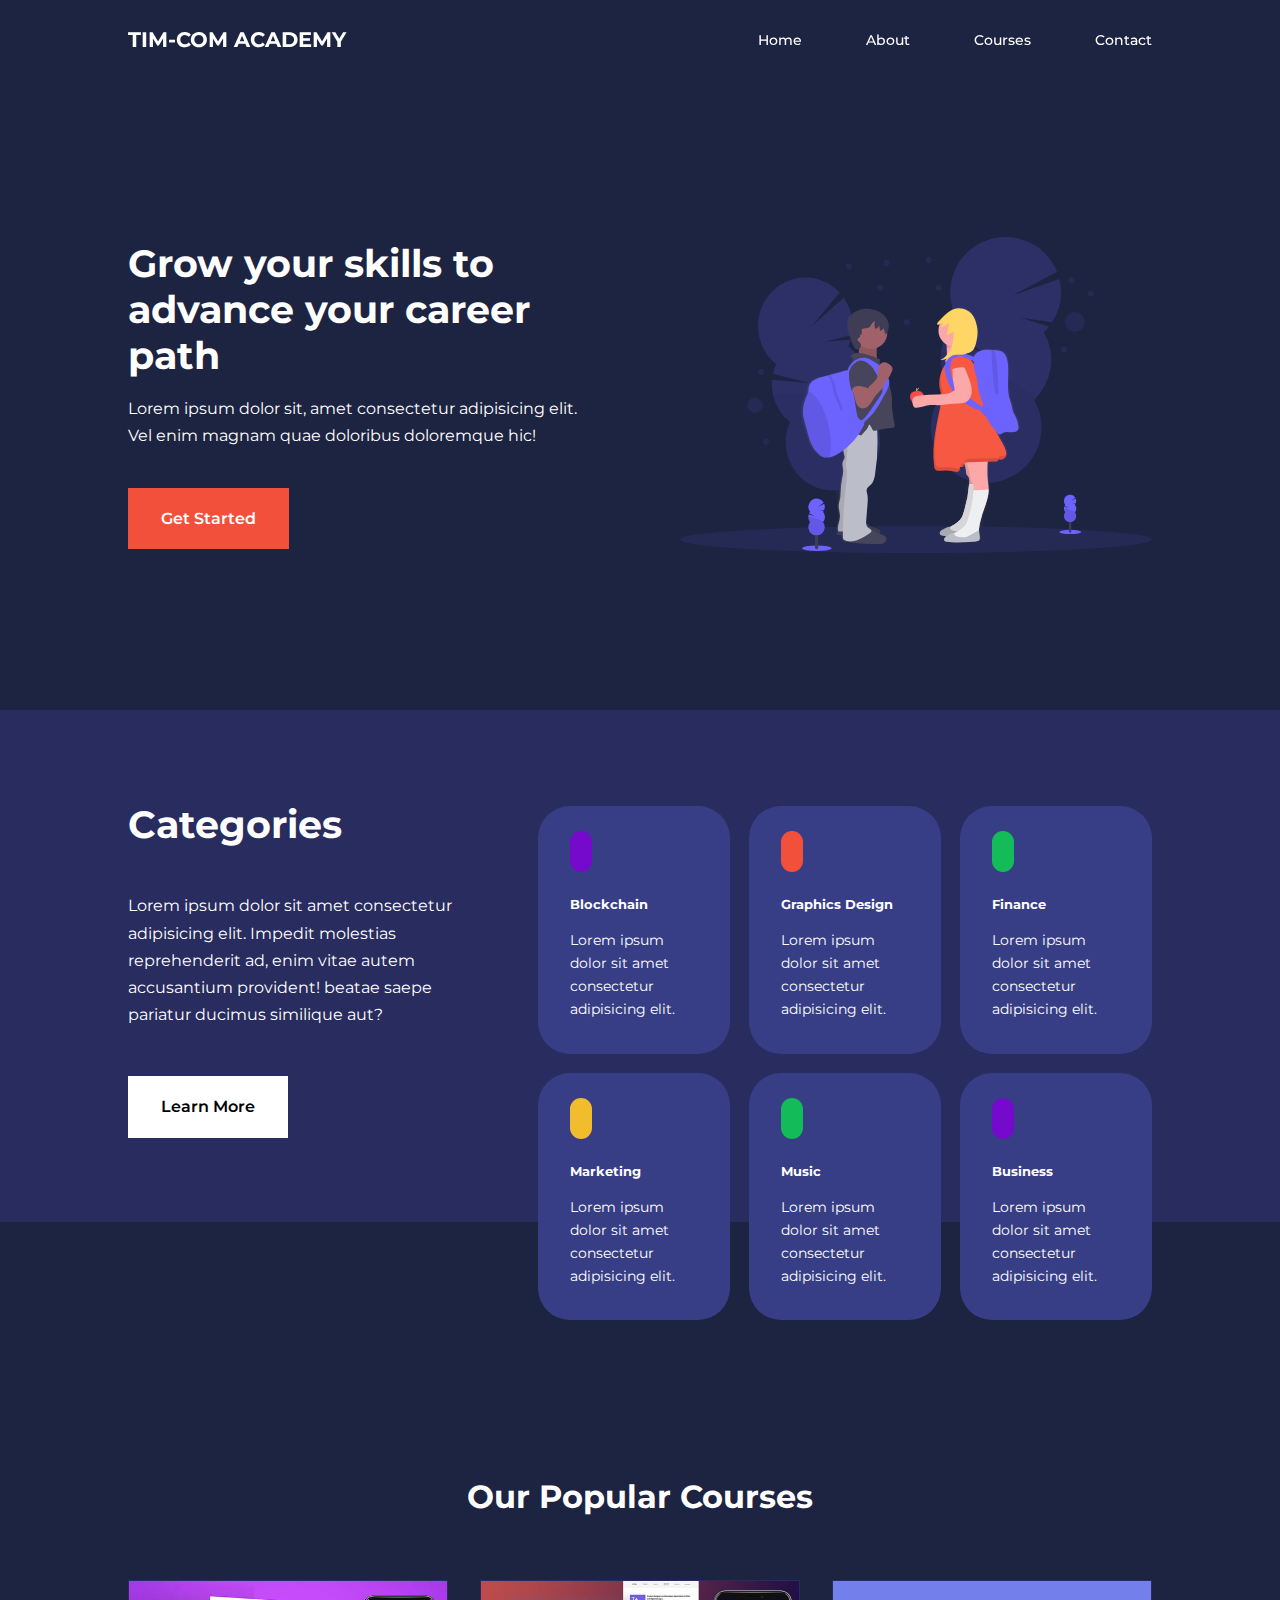
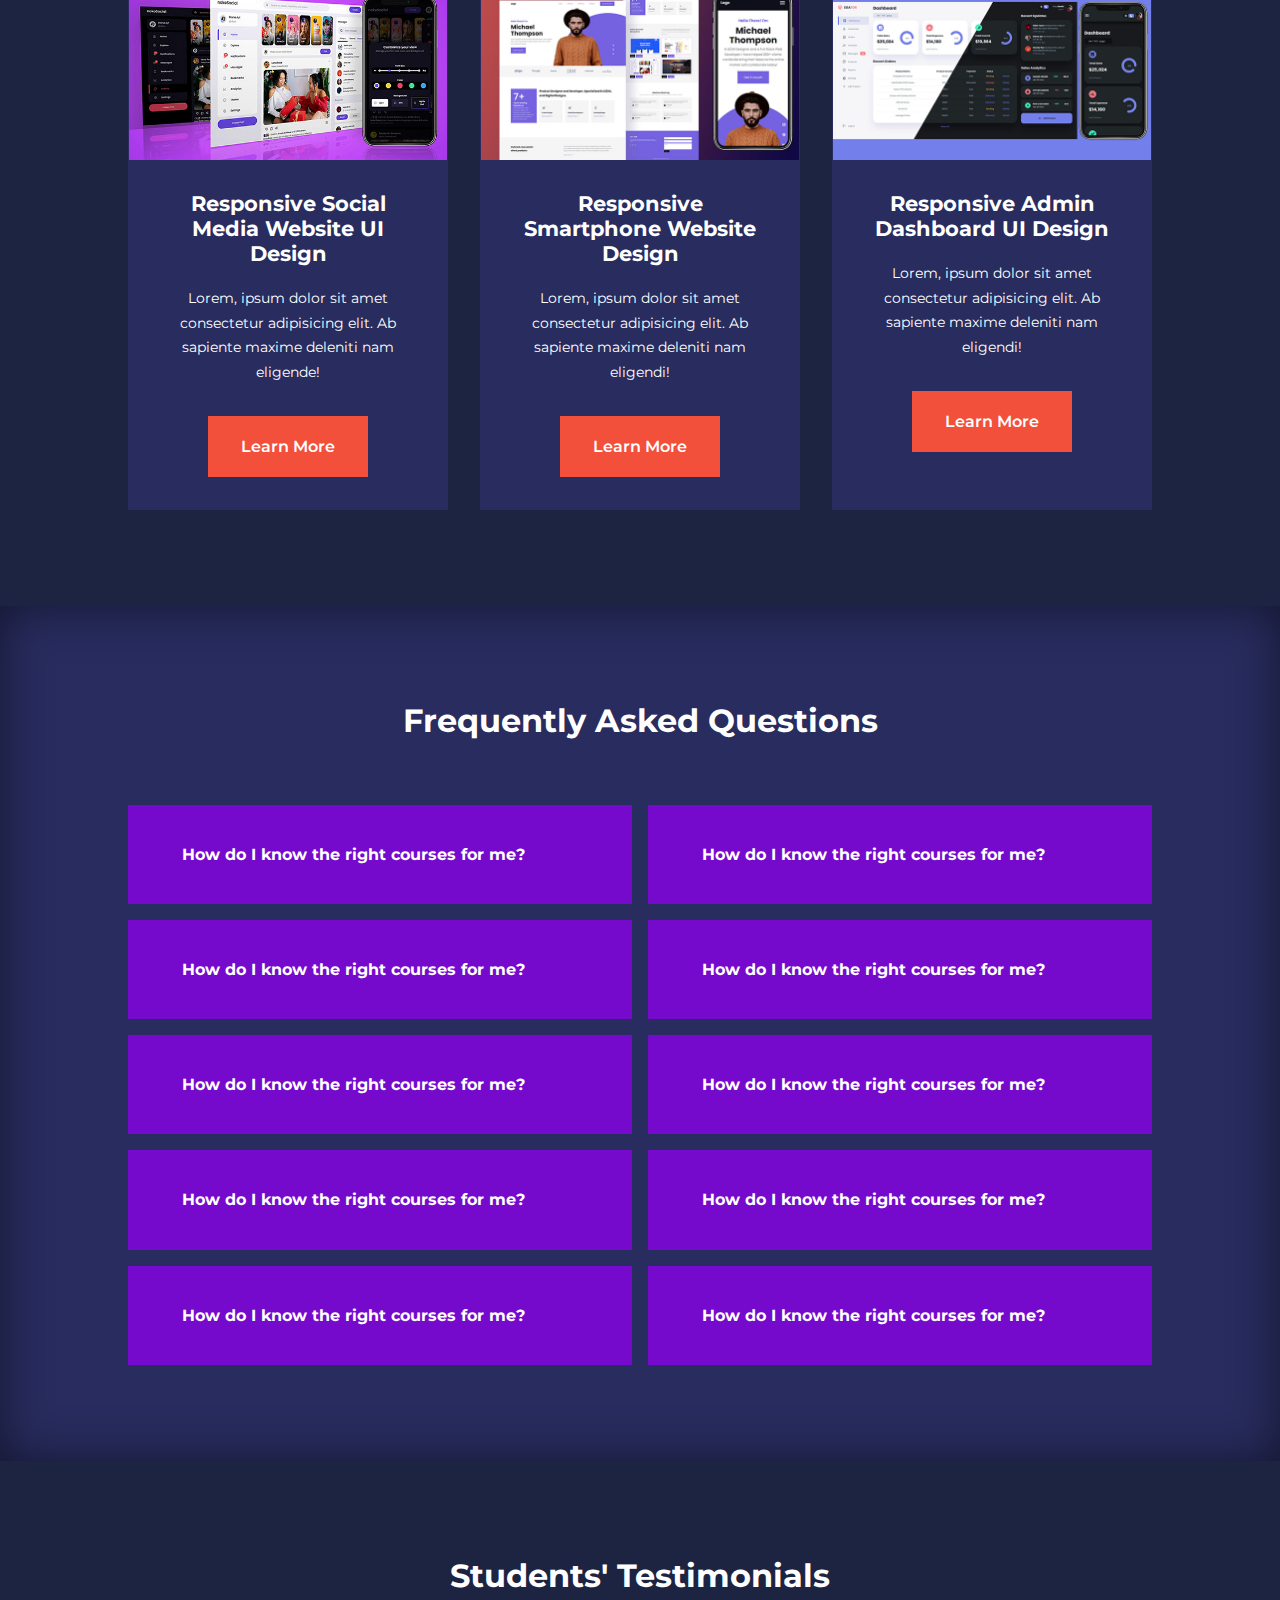
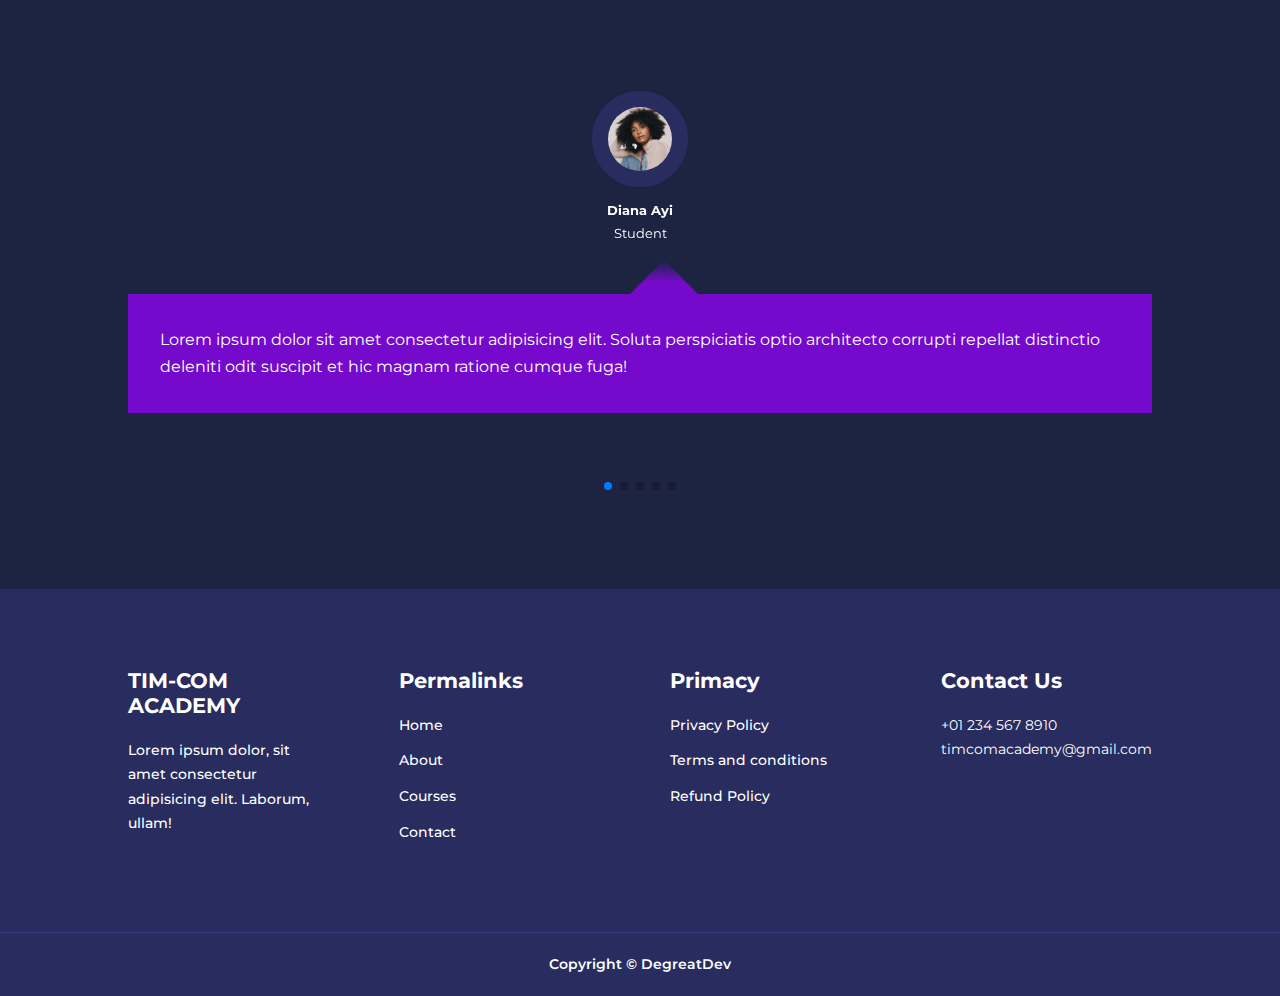
<file: index.html>
<!DOCTYPE html>
<html lang="en">
<head>
    <meta charset="UTF-8">
    <meta http-equiv="X-UA-Compatible" content="IE=edge">
    <meta name="viewport" content="width=device-width, initial-scale=1.0">
    <title>Tim-Com Academy</title>

    <!-- ICONSCOUT CDN -->
    <link rel="stylesheet" href="https://unicons.iconscout.com/release/v4.0.0/css/line.css">

    <!-- GOOGLE FONTS (MONTSERRAT) -->
    <link rel="preconnect" href="https://fonts.googleapis.com">
    <link rel="preconnect" href="https://fonts.gstatic.com" crossorigin>
    <link href="https://fonts.googleapis.com/css2?family=Montserrat:wght@300;400;500;600;700;900&display=swap" rel="stylesheet">


    <!-- SWIPE JS CDN -->
    <link
    rel="stylesheet"
    href="https://cdn.jsdelivr.net/npm/swiper@8/swiper-bundle.min.css"/>


    <link rel="stylesheet" href="./assets/css/style.css">

</head>
<body>

    <nav>
        <div class="container nav__container">
            <a href="./index.html"><h4>TIM-COM ACADEMY</h4></a>
            <ul class="nav__menu">
                <li><a href="./index.html">Home</a></li>
                <li><a href="./about.html">About</a></li>
                <li><a href="./courses.html">Courses</a></li>
                <li><a href="./contact.html">Contact</a></li>

            </ul>
            <button id="open-menu-btn"><i class="uil uil-bars"></i></button>
            <button id="close-menu-btn"><i class="uil uil-multiply"></i></button>
        </div>
    </nav>

        <!-- *********** END OF NAVBAR ************ -->

    <header>
        <div class="container header__container">
            <div class="header__left">
                <h1>Grow your skills to advance your career path</h1>
                <p>
                    Lorem ipsum dolor sit, amet consectetur adipisicing elit. Vel enim magnam quae doloribus doloremque hic!
                </p>
                <a href="./courses.html" class="btn btn-primary">Get Started</a>
        
            </div>

            <div class="header__right">
                <div class="header__right-image">
                    <img src="./assets/images/header.svg">
                </div>
            </div>
        </div>
    </header>

    <!-- ******* END OF HEADER******* -->
    



    <section class="categories">
        <div class="container categories__container">
            <div class="categories__left">
                <h1>Categories</h1>
                <p>
                    Lorem ipsum dolor sit amet consectetur adipisicing elit. Impedit molestias reprehenderit ad, 
                    enim vitae autem accusantium provident! beatae saepe pariatur ducimus similique aut?
                </p>
                <a href="#" class="btn">Learn More</a>

            </div>
                
            <div class="categories__right">
                <article class="category">
                    <span class="category__icon"><i class="uil uil-bitcoin-circle"></i></span>
                    <h5>Blockchain</h5>
                    <p>Lorem ipsum dolor sit amet consectetur adipisicing elit.</p>
                </article>

                <article class="category">
                    <span class="category__icon"><i class="uil uil-palette"></i></span>
                    <h5>Graphics Design</h5>
                    <p>Lorem ipsum dolor sit amet consectetur adipisicing elit.</p>
                </article>

                <article class="category">
                    <span class="category__icon"><i class="uil uil-usd-circle"></i></span>
                    <h5>Finance</h5>
                    <p>Lorem ipsum dolor sit amet consectetur adipisicing elit.</p>
                </article>

                <article class="category">
                    <span class="category__icon"><i class="uil uil-megaphone"></i></span>
                    <h5>Marketing</h5>
                    <p>Lorem ipsum dolor sit amet consectetur adipisicing elit.</p>
                </article>

                <article class="category">
                    <span class="category__icon"><i class="uil uil-music"></i></span>
                    <h5>Music</h5>
                    <p>Lorem ipsum dolor sit amet consectetur adipisicing elit.</p>
                </article>

                <article class="category">
                    <span class="category__icon"><i class="uil uil-puzzle-piece"></i></span>
                    <h5>Business</h5>
                    <p>Lorem ipsum dolor sit amet consectetur adipisicing elit.</p>
                </article>
            </div>
        </div>
    </section>

    <!-- *********** END OF CATEGORIES**************** -->


    <section class="courses">
        <h2>Our Popular Courses</h2>
        <div class="container courses__container">
            <article class="course">
                <div class="course__image">
                    <img src="./assets/images/course1.jpg">
                </div>

                <div class="course__info">
                    <h4>Responsive Social Media Website UI Design</h4>
                <p>
                    Lorem, ipsum dolor sit amet consectetur adipisicing elit. 
                    Ab sapiente maxime deleniti nam eligende!
                </p>
                <a href="./courses.html" class="btn btn-primary">Learn More</a>
                </div>
            </article>

            <article class="course">
                <div class="course__image">
                    <img src="./assets/images/course2.jpg">
                </div>

                <div class="course__info">
                    <h4>Responsive Smartphone Website Design</h4>
                <p>
                    Lorem, ipsum dolor sit amet consectetur adipisicing elit. 
                    Ab sapiente maxime deleniti nam eligendi!
                </p>
                <a href="./courses.html" class="btn btn-primary">Learn More</a>
                </div>
            </article>

            <article class="course">
                <div class="course__image">
                    <img src="./assets/images/course3.jpg">
                </div>

                <div class="course__info">
                    <h4>Responsive Admin Dashboard UI Design</h4>
                <p>
                    Lorem, ipsum dolor sit amet consectetur adipisicing elit. 
                    Ab sapiente maxime deleniti nam eligendi!
                </p>
                <a href="./courses.html" class="btn btn-primary">Learn More</a>
                </div>
            </article>

        </div>
    </section>

    <!-- *********** END OF COURSES**************** -->



    <section class="faqs">
        <h2>Frequently Asked Questions</h2>
        <div class="container faqs__container">
            <article class="faq">
                <div class="faq__icon"><i class="uil uil-plus"></i></div>
                <div class="question__answer">
                    <h4>How do I know the right courses for me?</h4>
                    <p>
                        Lorem ipsum dolor sit amet consectetur adipisicing elit. Magni non debitis alias vero! Animi quibusdam assumenda, asperiores magni, facilis cum expedita 
                        exercitationem excepturi placeat, maxime ipsam tempora totam perspiciatis possimus.
                    </p>
                </div>
            </article>

            <article class="faq">
                <div class="faq__icon"><i class="uil uil-plus"></i></div>
                <div class="question__answer">
                    <h4>How do I know the right courses for me?</h4>
                    <p>
                        Lorem ipsum dolor sit amet consectetur adipisicing elit. Magni non debitis alias vero! Animi quibusdam assumenda, asperiores magni, facilis cum expedita 
                        exercitationem excepturi placeat, maxime ipsam tempora totam perspiciatis possimus.
                    </p>
                </div>
            </article>

            <article class="faq">
                <div class="faq__icon"><i class="uil uil-plus"></i></div>
                <div class="question__answer">
                    <h4>How do I know the right courses for me?</h4>
                    <p>
                        Lorem ipsum dolor sit amet consectetur adipisicing elit. Magni non debitis alias vero! Animi quibusdam assumenda, asperiores magni, facilis cum expedita 
                        exercitationem excepturi placeat, maxime ipsam tempora totam perspiciatis possimus.
                    </p>
                </div>
            </article>

            <article class="faq">
                <div class="faq__icon"><i class="uil uil-plus"></i></div>
                <div class="question__answer">
                    <h4>How do I know the right courses for me?</h4>
                    <p>
                        Lorem ipsum dolor sit amet consectetur adipisicing elit. Magni non debitis alias vero! Animi quibusdam assumenda, asperiores magni, facilis cum expedita 
                        exercitationem excepturi placeat, maxime ipsam tempora totam perspiciatis possimus.
                    </p>
                </div>
            </article>

            <article class="faq">
                <div class="faq__icon"><i class="uil uil-plus"></i></div>
                <div class="question__answer">
                    <h4>How do I know the right courses for me?</h4>
                    <p>
                        Lorem ipsum dolor sit amet consectetur adipisicing elit. Magni non debitis alias vero! Animi quibusdam assumenda, asperiores magni, facilis cum expedita 
                        exercitationem excepturi placeat, maxime ipsam tempora totam perspiciatis possimus.
                    </p>
                </div>
            </article>

            <article class="faq">
                <div class="faq__icon"><i class="uil uil-plus"></i></div>
                <div class="question__answer">
                    <h4>How do I know the right courses for me?</h4>
                    <p>
                        Lorem ipsum dolor sit amet consectetur adipisicing elit. Magni non debitis alias vero! Animi quibusdam assumenda, asperiores magni, facilis cum expedita 
                        exercitationem excepturi placeat, maxime ipsam tempora totam perspiciatis possimus.
                    </p>
                </div>
            </article>

            <article class="faq">
                <div class="faq__icon"><i class="uil uil-plus"></i></div>
                <div class="question__answer">
                    <h4>How do I know the right courses for me?</h4>
                    <p>
                        Lorem ipsum dolor sit amet consectetur adipisicing elit. Magni non debitis alias vero! Animi quibusdam assumenda, asperiores magni, facilis cum expedita 
                        exercitationem excepturi placeat, maxime ipsam tempora totam perspiciatis possimus.
                    </p>
                </div>
            </article>

            <article class="faq">
                <div class="faq__icon"><i class="uil uil-plus"></i></div>
                <div class="question__answer">
                    <h4>How do I know the right courses for me?</h4>
                    <p>
                        Lorem ipsum dolor sit amet consectetur adipisicing elit. Magni non debitis alias vero! Animi quibusdam assumenda, asperiores magni, facilis cum expedita 
                        exercitationem excepturi placeat, maxime ipsam tempora totam perspiciatis possimus.
                    </p>
                </div>
            </article>

            <article class="faq">
                <div class="faq__icon"><i class="uil uil-plus"></i></div>
                <div class="question__answer">
                    <h4>How do I know the right courses for me?</h4>
                    <p>
                        Lorem ipsum dolor sit amet consectetur adipisicing elit. Magni non debitis alias vero! Animi quibusdam assumenda, asperiores magni, facilis cum expedita 
                        exercitationem excepturi placeat, maxime ipsam tempora totam perspiciatis possimus.
                    </p>
                </div>
            </article>

            <article class="faq">
                <div class="faq__icon"><i class="uil uil-plus"></i></div>
                <div class="question__answer">
                    <h4>How do I know the right courses for me?</h4>
                    <p>
                        Lorem ipsum dolor sit amet consectetur adipisicing elit. Magni non debitis alias vero! Animi quibusdam assumenda, asperiores magni, facilis cum expedita 
                        exercitationem excepturi placeat, maxime ipsam tempora totam perspiciatis possimus.
                    </p>
                </div>
            </article>
        </div>
    </section>

 <!-- *********** END OF FAQS**************** -->

    

    <section class="container testimonials__container mySwiper">
        <h2>Students' Testimonials</h2>

        <div class="swiper-wrapper">
            <article class="testimonial swiper-slide">
                <div class="avatar">
                    <img src="./assets/images/avatar1.jpg">
                </div>
                <div class="testimonial__info">
                    <h5>Diana Ayi</h5>
                    <small>Student</small>
                </div>
                <div class="testimonial__body">
                    <p>
                        Lorem ipsum dolor sit amet consectetur adipisicing elit. 
                        Soluta perspiciatis optio architecto corrupti repellat distinctio deleniti odit suscipit 
                        et hic magnam ratione cumque fuga!
                    </p>
                </div>
            </article>

            <article class="testimonial swiper-slide">
                <div class="avatar">
                    <img src="./assets/images/avatar2.jpg">
                </div>
                <div class="testimonial__info">
                    <h5>Ernest Achiever</h5>
                    <small>Web Developer</small>
                </div>
                <div class="testimonial__body">
                    <p>
                        Lorem ipsum dolor sit amet consectetur adipisicing elit. 
                        Soluta perspiciatis optio architecto corrupti repellat distinctio deleniti odit suscipit 
                        et hic magnam ratione cumque fuga!
                    </p>
                </div>
            </article>

            <article class="testimonial swiper-slide">
                <div class="avatar">
                    <img src="./assets/images/avatar3.jpg">
                </div>
                <div class="testimonial__info">
                    <h5>Edem Chris</h5>
                    <small>Student</small>
                </div>
                <div class="testimonial__body">
                    <p>
                        Lorem ipsum dolor sit amet consectetur adipisicing elit. 
                        Soluta perspiciatis optio architecto corrupti repellat distinctio deleniti odit suscipit 
                        et hic magnam ratione cumque fuga!
                    </p>
                </div>
            </article>

            <article class="testimonial swiper-slide">
                <div class="avatar">
                    <img src="./assets/images/avatar4.jpg">
                </div>
                <div class="testimonial__info">
                    <h5>Halji Bintu</h5>
                    <small>Designer</small>
                </div>
                <div class="testimonial__body">
                    <p>
                        Lorem ipsum dolor sit amet consectetur adipisicing elit. 
                        Soluta perspiciatis optio architecto corrupti repellat distinctio deleniti odit suscipit 
                        et hic magnam ratione cumque fuga!
                    </p>
                </div>
            </article>

            <article class="testimonial swiper-slide">
                <div class="avatar">
                    <img src="./assets/images/avatar5.jpg">
                </div>
                <div class="testimonial__info">
                    <h5>Jane Dowen</h5>
                    <small>Markerter</small>
                </div>
                <div class="testimonial__body">
                    <p>
                        Lorem ipsum dolor sit amet consectetur adipisicing elit. 
                        Soluta perspiciatis optio architecto corrupti repellat distinctio deleniti odit suscipit 
                        et hic magnam ratione cumque fuga!
                    </p>
                </div>
            </article>
        </div>
        <div class="swiper-pagination"></div>
    </section>



<!-- *********** END OF TESTIMONIALS**************** -->


    <footer>
        <div class="container footer__container">
            <div class="footer__1">
                <a href="./index.html" class="footer__logo"><h4>TIM-COM ACADEMY</h4></a>
                <p>
                    Lorem ipsum dolor, sit amet consectetur adipisicing elit. Laborum, ullam!
                </p>
            </div>

            <div class="footer__2">
                <h4>Permalinks</h4>
                <ul class="permalinks">
                    <li><a href="./index.html">Home</a></li>
                    <li><a href="./about.html">About</a></li>
                    <li><a href="./courses.html">Courses</a></li>
                    <li><a href="./contact.html">Contact</a></li>
                </ul>
            </div>

            <div class="footer__3">
                <h4>Primacy</h4>
                <ul class="privacy">
                    <li><a href="#">Privacy Policy</a></li>
                    <li><a href="#">Terms and conditions</a></li>
                    <li><a href="#">Refund Policy</a></li>
                </ul>
            </div>

            <div class="footer__4">
                <h4>Contact Us</h4>
                <div>
                    <p>+01 234 567 8910</p>
                    <p>timcomacademy@gmail.com</p>
                </div>

                <ul class="footer__socials">
                    <li>
                        <a href="#"><i class="uil uil-facebook-f"></i></a>
                    </li>
                    <li>
                        <a href="#"><i class="uil uil-instagram-alt"></i></a>
                    </li>
                    <li>
                        <a href="#"><i class="uil uil-twitter"></i></a>
                    </li>
                    <li>
                        <a href="#"><i class="uil uil-linkedin-alt"></i></a>
                    </li>
                </ul>
            </div>

            

           
        </div>

        <div class="footer__copyright">
            <small>Copyright &copy; DegreatDev</small>
        </div>
    </footer>












<!-- SWIPER JS CDN -->
<script src="https://cdn.jsdelivr.net/npm/swiper@8/swiper-bundle.min.js"></script>

    <script src="./assets/main.js"></script>
    <script>
        var swiper = new Swiper(".mySwiper", {
          slidesPerView: 3,
          spaceBetween: 30,
          pagination: {
            el: ".swiper-pagination",
            clickable: true,
          },
          // when window width  is >= 600px
          breakpoints:{
            1850: {
                slidesPerView: 3

            },
            600:{
                slidesPerView: 1
            },
            385:{
                slidesPerView: 1
            }
          }
        });
      </script>

</body>
</html>
</file>
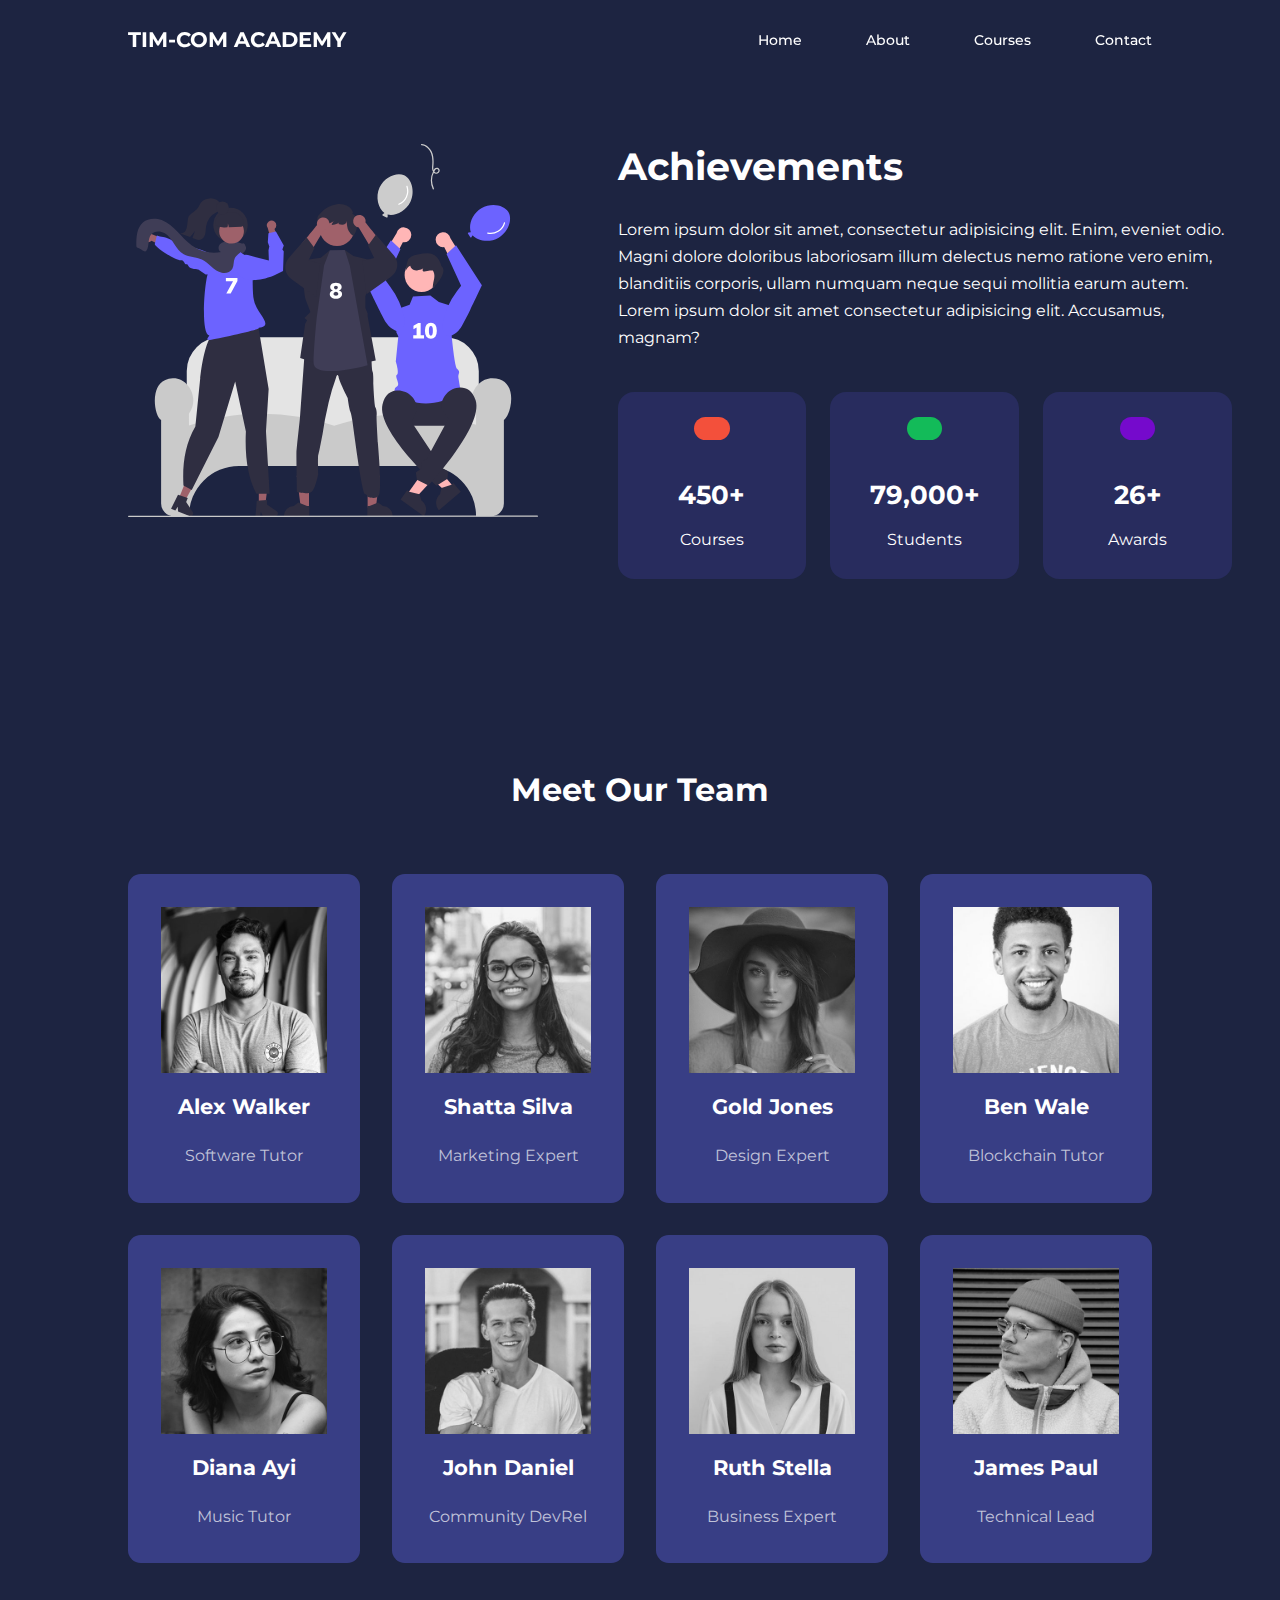
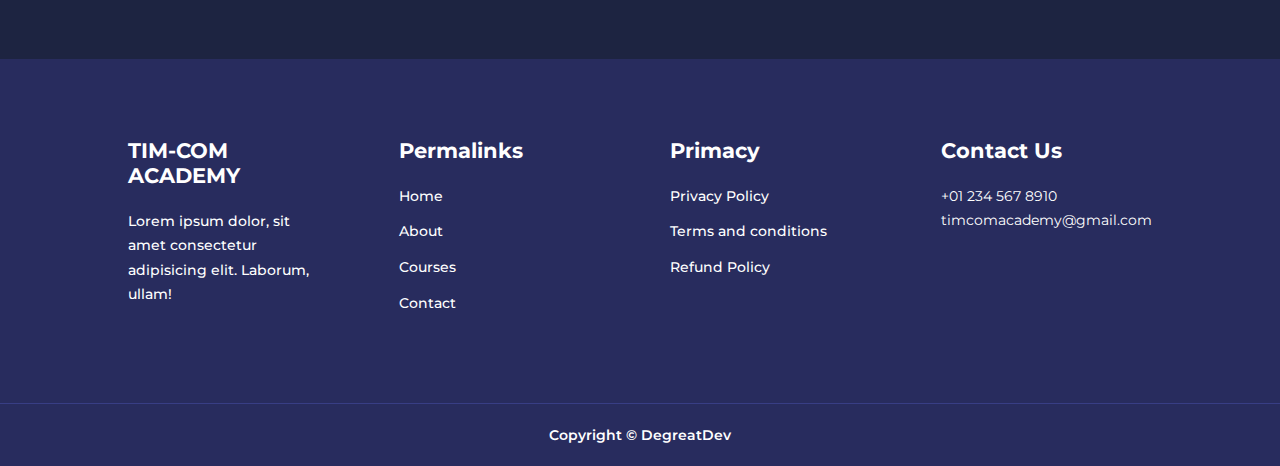
<file: about.html>
<!DOCTYPE html>
<html lang="en">
<head>
    <meta charset="UTF-8">
    <meta http-equiv="X-UA-Compatible" content="IE=edge">
    <meta name="viewport" content="width=device-width, initial-scale=1.0">
    <title>Tim-Com Academy</title>

    <!-- ICONSCOUT CDN -->
    <link rel="stylesheet" href="https://unicons.iconscout.com/release/v4.0.0/css/line.css">

    <!-- GOOGLE FONTS (MONTSERRAT) -->
    <link rel="preconnect" href="https://fonts.googleapis.com">
    <link rel="preconnect" href="https://fonts.gstatic.com" crossorigin>
    <link href="https://fonts.googleapis.com/css2?family=Montserrat:wght@300;400;500;600;700;900&display=swap" rel="stylesheet">


    

    <link rel="stylesheet" href="./assets/css/style.css">
    <link rel="stylesheet" href="./assets/css/about.css">

</head>
<body>

    <nav>
        <div class="container nav__container">
            <a href="./index.html"><h4>TIM-COM ACADEMY</h4></a>
            <ul class="nav__menu">
                <li><a href="./index.html">Home</a></li>
                <li><a href="./about.html">About</a></li>
                <li><a href="./courses.html">Courses</a></li>
                <li><a href="./contact.html">Contact</a></li>

            </ul>
            <button id="open-menu-btn"><i class="uil uil-bars"></i></button>
            <button id="close-menu-btn"><i class="uil uil-multiply"></i></button>
        </div>
    </nav>

        <!-- *********** END OF NAVBAR ************ -->


    <section class="about__achievements">
        <div class="container about__achievements-container">
            <div class="about__achievements-left">
                <img src="./assets/images/about achievements.svg">
            </div>

            <div class="about__achievements-right">
                <h1>Achievements</h1>
                <p>Lorem ipsum dolor sit amet, consectetur adipisicing elit. Enim, eveniet odio. Magni dolore doloribus laboriosam illum delectus 
                    nemo ratione vero enim, blanditiis corporis, ullam numquam neque sequi 
                    mollitia earum autem. Lorem ipsum dolor sit amet consectetur adipisicing elit. Accusamus, magnam?
                </p>

                <div class="achievements__cards">
                    <article class="achievement__card">
                        <span class="achievement__icon">
                            <i class="uil uil-video"></i>
                        </span>

                        <h3>450+</h3>
                        <p>Courses</p>
                    </article>

                    <article class="achievement__card">
                        <span class="achievement__icon">
                            <i class="uil uil-users-alt"></i>
                        </span>

                        <h3>79,000+</h3>
                        <p>Students</p>
                    </article>

                    <article class="achievement__card">
                        <span class="achievement__icon">
                            <i class="uil uil-trophy"></i>
                        </span>

                        <h3>26+</h3>
                        <p>Awards</p>
                    </article>
                </div>
            </div>
        </div>
    </section>


    <!-- *********** END OF ACHIEVEMENTS ************ -->





    <section class="teams">
        <h2>Meet Our Team</h2>
        <div class="container team__container">
            <article class="team__member">
                <div class="team__member-image">
                    <img src="./assets/images/tm1.jpg">
                </div>

                <div class="team__member-info">
                    <h4>Alex Walker</h4>
                    <p>Software Tutor</p>
                </div>

                <div class="team__member-socials">
                    <a href="https://instagram.com/domikdegreat" target="_blank"><i class="uil uil-instagram"></i></a>
                    <a href="https://twitter.com/osondudodo" target="_blank"><i class="uil uil-twitter-alt"></i></a>
                    <a href="https://linkedin.com/domikdegreat" target="_blank"><i class="uil uil-linkedin-alt"></i></a>
                </div>
            </article>

            <article class="team__member">
                <div class="team__member-image">
                    <img src="./assets/images/tm2.jpg">
                </div>

                <div class="team__member-info">
                    <h4>Shatta Silva</h4>
                    <p>Marketing Expert</p>
                </div>

                <div class="team__member-socials">
                    <a href="https://instagram.com/domikdegreat" target="_blank"><i class="uil uil-instagram"></i></a>
                    <a href="https://twitter.com/osondudodo" target="_blank"><i class="uil uil-twitter-alt"></i></a>
                    <a href="https://linkedin.com/domikdegreat" target="_blank"><i class="uil uil-linkedin-alt"></i></a>
                </div>
            </article>

            <article class="team__member">
                <div class="team__member-image">
                    <img src="./assets/images/tm3.jpg">
                </div>

                <div class="team__member-info">
                    <h4>Gold Jones</h4>
                    <p>Design Expert</p>
                </div>

                <div class="team__member-socials">
                    <a href="https://instagram.com/domikdegreat" target="_blank"><i class="uil uil-instagram"></i></a>
                    <a href="https://twitter.com/osondudodo" target="_blank"><i class="uil uil-twitter-alt"></i></a>
                    <a href="https://linkedin.com/domikdegreat" target="_blank"><i class="uil uil-linkedin-alt"></i></a>
                </div>
            </article>

            <article class="team__member">
                <div class="team__member-image">
                    <img src="./assets/images/tm4.jpg">
                </div>

                <div class="team__member-info">
                    <h4>Ben Wale</h4>
                    <p>Blockchain Tutor</p>
                </div>

                <div class="team__member-socials">
                    <a href="https://instagram.com/domikdegreat" target="_blank"><i class="uil uil-instagram"></i></a>
                    <a href="https://twitter.com/osondudodo" target="_blank"><i class="uil uil-twitter-alt"></i></a>
                    <a href="https://linkedin.com/domikdegreat" target="_blank"><i class="uil uil-linkedin-alt"></i></a>
                </div>
            </article>

            <article class="team__member">
                <div class="team__member-image">
                    <img src="./assets/images/tm5.jpg">
                </div>

                <div class="team__member-info">
                    <h4>Diana Ayi</h4>
                    <p>Music Tutor</p>
                </div>

                <div class="team__member-socials">
                    <a href="https://instagram.com/domikdegreat" target="_blank"><i class="uil uil-instagram"></i></a>
                    <a href="https://twitter.com/osondudodo" target="_blank"><i class="uil uil-twitter-alt"></i></a>
                    <a href="https://linkedin.com/domikdegreat" target="_blank"><i class="uil uil-linkedin-alt"></i></a>
                </div>
            </article>

            <article class="team__member">
                <div class="team__member-image">
                    <img src="./assets/images/tm6.jpg">
                </div>

                <div class="team__member-info">
                    <h4>John Daniel</h4>
                    <p>Community DevRel</p>
                </div>

                <div class="team__member-socials">
                    <a href="https://instagram.com/domikdegreat" target="_blank"><i class="uil uil-instagram"></i></a>
                    <a href="https://twitter.com/osondudodo" target="_blank"><i class="uil uil-twitter-alt"></i></a>
                    <a href="https://linkedin.com/domikdegreat" target="_blank"><i class="uil uil-linkedin-alt"></i></a>
                </div>
            </article>

            <article class="team__member">
                <div class="team__member-image">
                    <img src="./assets/images/tm7.jpg">
                </div>

                <div class="team__member-info">
                    <h4>Ruth Stella</h4>
                    <p>Business Expert</p>
                </div>

                <div class="team__member-socials">
                    <a href="https://instagram.com/domikdegreat" target="_blank"><i class="uil uil-instagram"></i></a>
                    <a href="https://twitter.com/osondudodo" target="_blank"><i class="uil uil-twitter-alt"></i></a>
                    <a href="https://linkedin.com/domikdegreat" target="_blank"><i class="uil uil-linkedin-alt"></i></a>
                </div>
            </article>

            <article class="team__member">
                <div class="team__member-image">
                    <img src="./assets/images/tm8.jpg">
                </div>

                <div class="team__member-info">
                    <h4>James Paul</h4>
                    <p>Technical Lead</p>
                </div>

                <div class="team__member-socials">
                    <a href="https://instagram.com/domikdegreat" target="_blank"><i class="uil uil-instagram"></i></a>
                    <a href="https://twitter.com/osondudodo" target="_blank"><i class="uil uil-twitter-alt"></i></a>
                    <a href="https://linkedin.com/domikdegreat" target="_blank"><i class="uil uil-linkedin-alt"></i></a>
                </div>
            </article>

        </div>
    </section>


     <!-- *********** END OF TEAM ************ -->





        <footer>
            <div class="container footer__container">
                <div class="footer__1">
                    <a href="./index.html" class="footer__logo"><h4>TIM-COM ACADEMY</h4></a>
                    <p>
                        Lorem ipsum dolor, sit amet consectetur adipisicing elit. Laborum, ullam!
                    </p>
                </div>
    
                <div class="footer__2">
                    <h4>Permalinks</h4>
                    <ul class="permalinks">
                        <li><a href="./index.html">Home</a></li>
                        <li><a href="./about.html">About</a></li>
                        <li><a href="./courses.html">Courses</a></li>
                        <li><a href="./contact.html">Contact</a></li>
                    </ul>
                </div>
    
                <div class="footer__3">
                    <h4>Primacy</h4>
                    <ul class="privacy">
                        <li><a href="#">Privacy Policy</a></li>
                        <li><a href="#">Terms and conditions</a></li>
                        <li><a href="#">Refund Policy</a></li>
                    </ul>
                </div>
    
                <div class="footer__4">
                    <h4>Contact Us</h4>
                    <div>
                        <p>+01 234 567 8910</p>
                        <p>timcomacademy@gmail.com</p>
                    </div>
    
                    <ul class="footer__socials">
                        <li>
                            <a href="#"><i class="uil uil-facebook-f"></i></a>
                        </li>
                        <li>
                            <a href="#"><i class="uil uil-instagram-alt"></i></a>
                        </li>
                        <li>
                            <a href="#"><i class="uil uil-twitter"></i></a>
                        </li>
                        <li>
                            <a href="#"><i class="uil uil-linkedin-alt"></i></a>
                        </li>
                    </ul>
                </div>
    
                
    
               
            </div>
    
            <div class="footer__copyright">
                <small>Copyright &copy; DegreatDev</small>
            </div>
        </footer>
    
    
    
    
    
    
    
    
    
    
    
    
    
    
        <script src="./assets/main.js"></script>
        
    
    </body>
    </html>
</file>
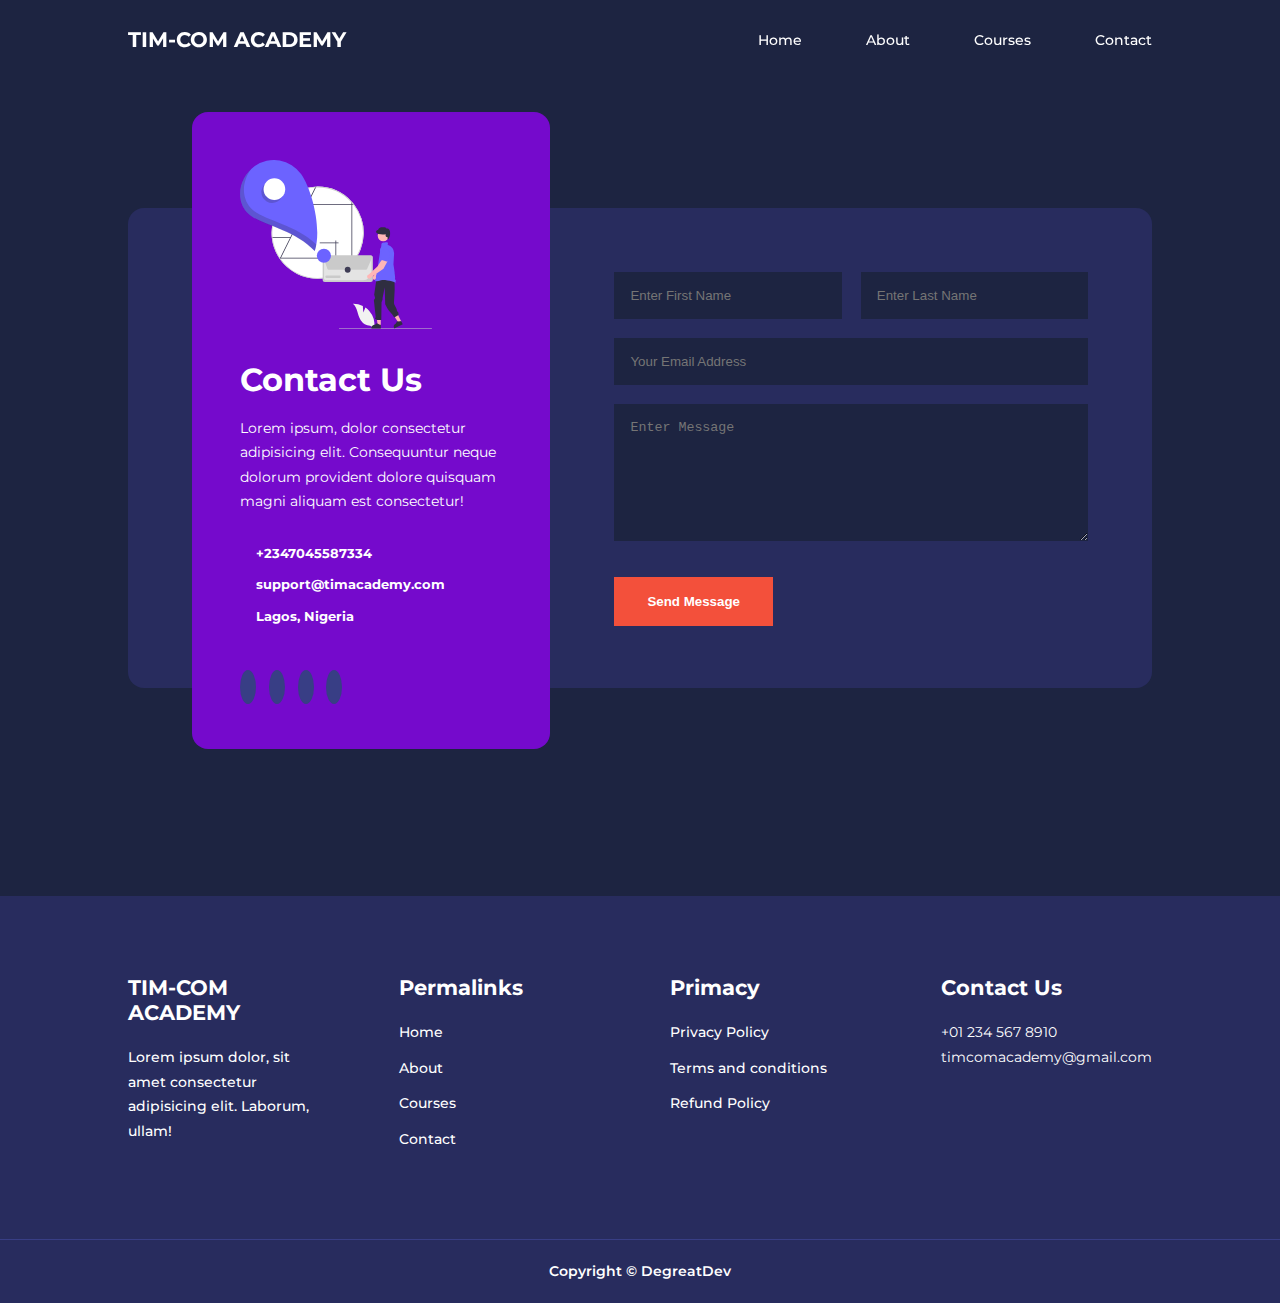
<file: contact.html>
<!DOCTYPE html>
<html lang="en">
<head>
    <meta charset="UTF-8">
    <meta http-equiv="X-UA-Compatible" content="IE=edge">
    <meta name="viewport" content="width=device-width, initial-scale=1.0">
    <title>Tim-Com Academy</title>

    <!-- ICONSCOUT CDN -->
    <link rel="stylesheet" href="https://unicons.iconscout.com/release/v4.0.0/css/line.css">

    <!-- GOOGLE FONTS (MONTSERRAT) -->
    <link rel="preconnect" href="https://fonts.googleapis.com">
    <link rel="preconnect" href="https://fonts.gstatic.com" crossorigin>
    <link href="https://fonts.googleapis.com/css2?family=Montserrat:wght@300;400;500;600;700;900&display=swap" rel="stylesheet">


    

    <link rel="stylesheet" href="./assets/css/style.css">
    <link rel="stylesheet" href="./assets/css/contact.css">

</head>
<body>

    <nav>
        <div class="container nav__container">
            <a href="./index.html"><h4>TIM-COM ACADEMY</h4></a>
            <ul class="nav__menu">
                <li><a href="./index.html">Home</a></li>
                <li><a href="./about.html">About</a></li>
                <li><a href="./courses.html">Courses</a></li>
                <li><a href="./contact.html">Contact</a></li>

            </ul>
            <button id="open-menu-btn"><i class="uil uil-bars"></i></button>
            <button id="close-menu-btn"><i class="uil uil-multiply"></i></button>
        </div>
    </nav>

        <!-- *********** END OF NAVBAR ************ -->


        <section class="contact">
            <div class="container contact__container">
                <aside class="contact__aside">
                    <div class="aside__image">
                        <img src="./assets/images/contact.svg">
                    </div>

                    <h2>Contact Us</h2>
                    <p>Lorem ipsum, dolor consectetur adipisicing elit. Consequuntur neque dolorum provident dolore quisquam magni aliquam est consectetur!
                    </p>

                    <ul class="contact__details">
                        <li>
                            <i class="uil uil-phone-times"></i>
                            <h5>+2347045587334</h5>
                        </li>

                        <li>
                            <i class="uil uil-envelope"></i>
                            <h5>support@timacademy.com</h5>
                        </li>

                        <li>
                            <i class="uil uil-location-point"></i>
                            <h5>Lagos, Nigeria</h5>
                        </li>

                    </ul>

                    <ul class="contact__socials">
                        <li>
                            <a href="https://facebook.com"><i class="uil uil-facebook-f"></i></a>
                        </li>

                        <li>
                            <a href="https://instagramcom"><i class="uil uil-instagram"></i></a>
                        </li>

                        <li>
                            <a href="https://twitter.com"><i class="uil uil-twitter"></i></a>
                        </li>

                        <li>
                            <a href="https://linkedincom"><i class="uil uil-linkedin-alt"></i></a>
                        </li>
                    </ul>
                </aside>



                <form class="contact__form" action="https://formspree.io/f/mknezkey" method="POST">
                    <div class="form__name">
                        <input type="text" name="First Name" placeholder="Enter First Name" required>
                        <input type="text" name="Last Name" placeholder="Enter Last Name" required>
                    </div>

                    <input type="email" name="Email Address" placeholder="Your Email Address" required>

                    <textarea name="Message" rows="7" placeholder="Enter Message" required></textarea>

                    <button type="submit" class="btn btn-primary"> Send Message</button>
                </form>
            </div>
        </section>
















        <footer>
            <div class="container footer__container">
                <div class="footer__1">
                    <a href="./index.html" class="footer__logo"><h4>TIM-COM ACADEMY</h4></a>
                    <p>
                        Lorem ipsum dolor, sit amet consectetur adipisicing elit. Laborum, ullam!
                    </p>
                </div>
    
                <div class="footer__2">
                    <h4>Permalinks</h4>
                    <ul class="permalinks">
                        <li><a href="./index.html">Home</a></li>
                        <li><a href="./about.html">About</a></li>
                        <li><a href="./courses.html">Courses</a></li>
                        <li><a href="./contact.html">Contact</a></li>
                    </ul>
                </div>
    
                <div class="footer__3">
                    <h4>Primacy</h4>
                    <ul class="privacy">
                        <li><a href="#">Privacy Policy</a></li>
                        <li><a href="#">Terms and conditions</a></li>
                        <li><a href="#">Refund Policy</a></li>
                    </ul>
                </div>
    
                <div class="footer__4">
                    <h4>Contact Us</h4>
                    <div>
                        <p>+01 234 567 8910</p>
                        <p>timcomacademy@gmail.com</p>
                    </div>
    
                    <ul class="footer__socials">
                        <li>
                            <a href="#"><i class="uil uil-facebook-f"></i></a>
                        </li>
                        <li>
                            <a href="#"><i class="uil uil-instagram-alt"></i></a>
                        </li>
                        <li>
                            <a href="#"><i class="uil uil-twitter"></i></a>
                        </li>
                        <li>
                            <a href="#"><i class="uil uil-linkedin-alt"></i></a>
                        </li>
                    </ul>
                </div>
    
                
    
               
            </div>
    
            <div class="footer__copyright">
                <small>Copyright &copy; DegreatDev</small>
            </div>
        </footer>
    
    
    
    
    
    
    
    
    
    
    
    
    
    
        <script src="./assets/main.js"></script>
        
    
    </body>
    </html>
</file>
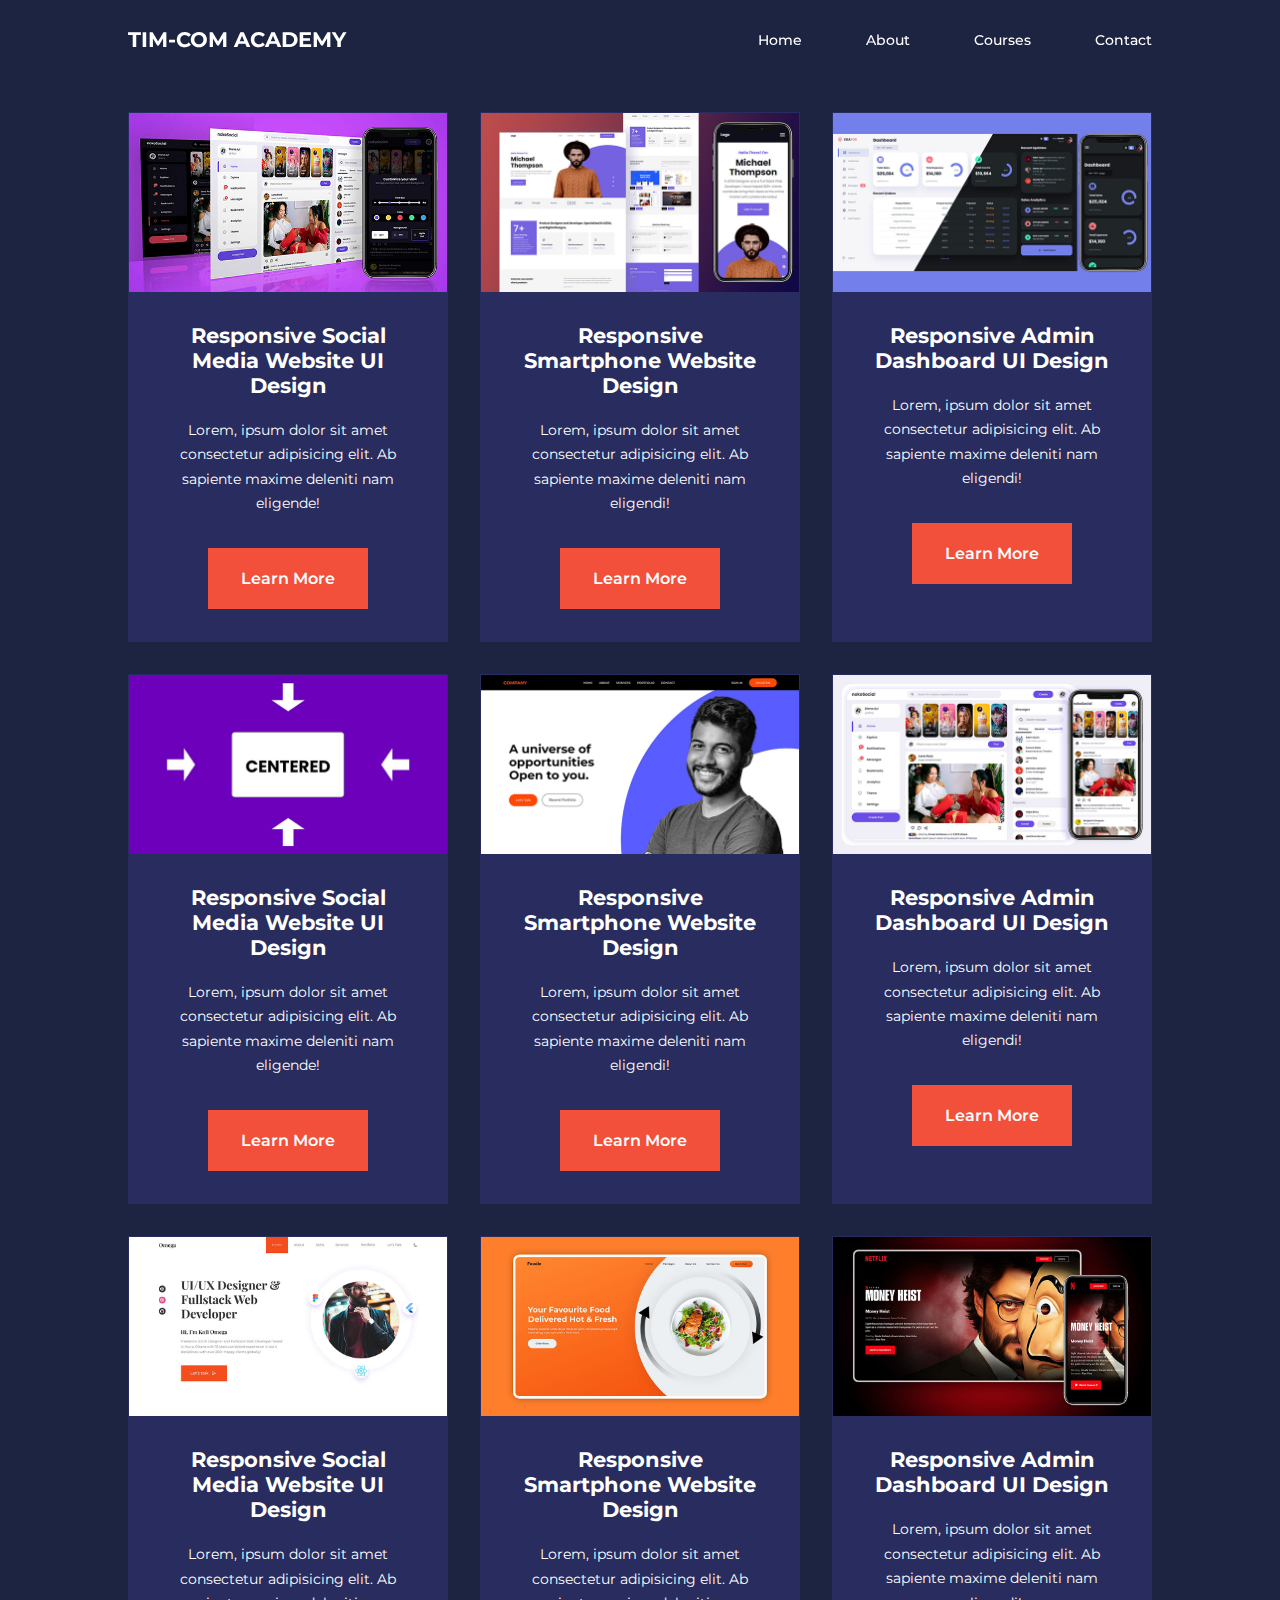
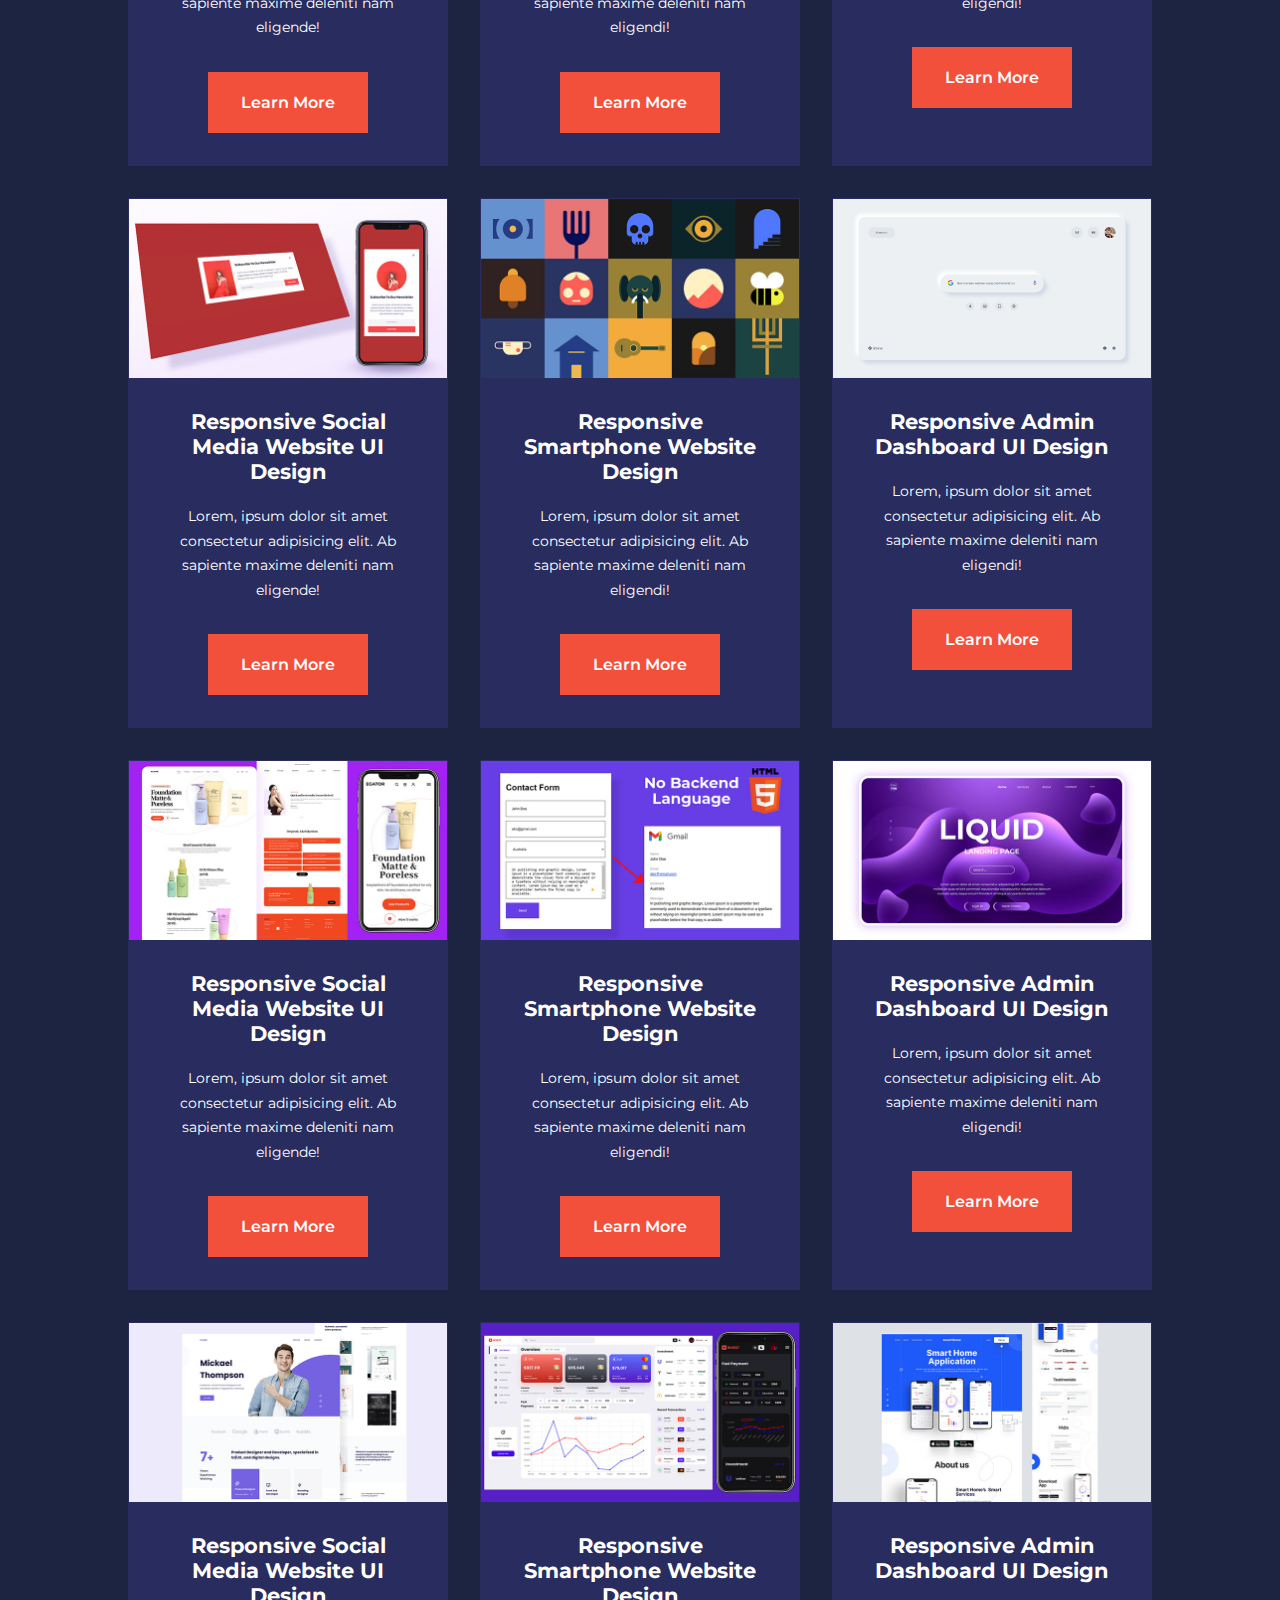
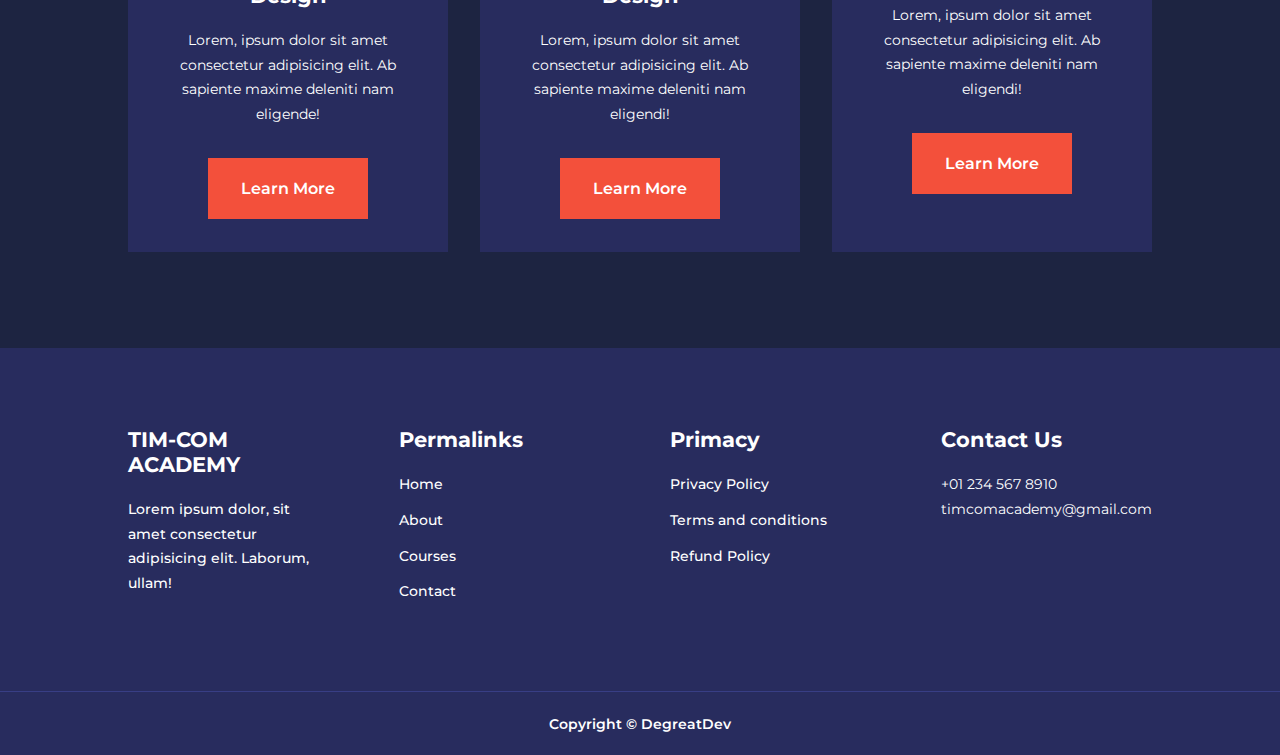
<file: courses.html>
<!DOCTYPE html>
<html lang="en">
<head>
    <meta charset="UTF-8">
    <meta http-equiv="X-UA-Compatible" content="IE=edge">
    <meta name="viewport" content="width=device-width, initial-scale=1.0">
    <title>Tim-Com Academy</title>

    <!-- ICONSCOUT CDN -->
    <link rel="stylesheet" href="https://unicons.iconscout.com/release/v4.0.0/css/line.css">

    <!-- GOOGLE FONTS (MONTSERRAT) -->
    <link rel="preconnect" href="https://fonts.googleapis.com">
    <link rel="preconnect" href="https://fonts.gstatic.com" crossorigin>
    <link href="https://fonts.googleapis.com/css2?family=Montserrat:wght@300;400;500;600;700;900&display=swap" rel="stylesheet">


    <!-- <link rel="stylesheet" href="./assets/css/courses.css"> -->

    <link rel="stylesheet" href="./assets/css/style.css">
    <style>
        .courses{
    margin-top: 1rem;
}
    </style>

</head>
<body>

    <nav>
        <div class="container nav__container">
            <a href="./index.html"><h4>TIM-COM ACADEMY</h4></a>
            <ul class="nav__menu">
                <li><a href="./index.html">Home</a></li>
                <li><a href="./about.html">About</a></li>
                <li><a href="./courses.html">Courses</a></li>
                <li><a href="./contact.html">Contact</a></li>

            </ul>
            <button id="open-menu-btn"><i class="uil uil-bars"></i></button>
            <button id="close-menu-btn"><i class="uil uil-multiply"></i></button>
        </div>
    </nav>

        <!-- *********** END OF NAVBAR ************ -->






        <section class="courses">
        
            <div class="container courses__container">
                <article class="course">
                    <div class="course__image">
                        <img src="./assets/images/course1.jpg">
                    </div>
    
                    <div class="course__info">
                        <h4>Responsive Social Media Website UI Design</h4>
                    <p>
                        Lorem, ipsum dolor sit amet consectetur adipisicing elit. 
                        Ab sapiente maxime deleniti nam eligende!
                    </p>
                    <a href="./courses.html" class="btn btn-primary">Learn More</a>
                    </div>
                </article>
    
                <article class="course">
                    <div class="course__image">
                        <img src="./assets/images/course2.jpg">
                    </div>
    
                    <div class="course__info">
                        <h4>Responsive Smartphone Website Design</h4>
                    <p>
                        Lorem, ipsum dolor sit amet consectetur adipisicing elit. 
                        Ab sapiente maxime deleniti nam eligendi!
                    </p>
                    <a href="./courses.html" class="btn btn-primary">Learn More</a>
                    </div>
                </article>
    
                <article class="course">
                    <div class="course__image">
                        <img src="./assets/images/course3.jpg">
                    </div>
    
                    <div class="course__info">
                        <h4>Responsive Admin Dashboard UI Design</h4>
                    <p>
                        Lorem, ipsum dolor sit amet consectetur adipisicing elit. 
                        Ab sapiente maxime deleniti nam eligendi!
                    </p>
                    <a href="./courses.html" class="btn btn-primary">Learn More</a>
                    </div>
                </article>

                <article class="course">
                    <div class="course__image">
                        <img src="./assets/images/course4.jpg">
                    </div>
    
                    <div class="course__info">
                        <h4>Responsive Social Media Website UI Design</h4>
                    <p>
                        Lorem, ipsum dolor sit amet consectetur adipisicing elit. 
                        Ab sapiente maxime deleniti nam eligende!
                    </p>
                    <a href="./courses.html" class="btn btn-primary">Learn More</a>
                    </div>
                </article>
    
                <article class="course">
                    <div class="course__image">
                        <img src="./assets/images/course5.jpg">
                    </div>
    
                    <div class="course__info">
                        <h4>Responsive Smartphone Website Design</h4>
                    <p>
                        Lorem, ipsum dolor sit amet consectetur adipisicing elit. 
                        Ab sapiente maxime deleniti nam eligendi!
                    </p>
                    <a href="./courses.html" class="btn btn-primary">Learn More</a>
                    </div>
                </article>
    
                <article class="course">
                    <div class="course__image">
                        <img src="./assets/images/course6.jpg">
                    </div>
    
                    <div class="course__info">
                        <h4>Responsive Admin Dashboard UI Design</h4>
                    <p>
                        Lorem, ipsum dolor sit amet consectetur adipisicing elit. 
                        Ab sapiente maxime deleniti nam eligendi!
                    </p>
                    <a href="./courses.html" class="btn btn-primary">Learn More</a>
                    </div>
                </article>

                <article class="course">
                    <div class="course__image">
                        <img src="./assets/images/course7.jpg">
                    </div>
    
                    <div class="course__info">
                        <h4>Responsive Social Media Website UI Design</h4>
                    <p>
                        Lorem, ipsum dolor sit amet consectetur adipisicing elit. 
                        Ab sapiente maxime deleniti nam eligende!
                    </p>
                    <a href="./courses.html" class="btn btn-primary">Learn More</a>
                    </div>
                </article>
    
                <article class="course">
                    <div class="course__image">
                        <img src="./assets/images/course8.jpg">
                    </div>
    
                    <div class="course__info">
                        <h4>Responsive Smartphone Website Design</h4>
                    <p>
                        Lorem, ipsum dolor sit amet consectetur adipisicing elit. 
                        Ab sapiente maxime deleniti nam eligendi!
                    </p>
                    <a href="./courses.html" class="btn btn-primary">Learn More</a>
                    </div>
                </article>
    
                <article class="course">
                    <div class="course__image">
                        <img src="./assets/images/course9.jpg">
                    </div>
    
                    <div class="course__info">
                        <h4>Responsive Admin Dashboard UI Design</h4>
                    <p>
                        Lorem, ipsum dolor sit amet consectetur adipisicing elit. 
                        Ab sapiente maxime deleniti nam eligendi!
                    </p>
                    <a href="./courses.html" class="btn btn-primary">Learn More</a>
                    </div>
                </article>

                <article class="course">
                    <div class="course__image">
                        <img src="./assets/images/course10.jpg">
                    </div>
    
                    <div class="course__info">
                        <h4>Responsive Social Media Website UI Design</h4>
                    <p>
                        Lorem, ipsum dolor sit amet consectetur adipisicing elit. 
                        Ab sapiente maxime deleniti nam eligende!
                    </p>
                    <a href="./courses.html" class="btn btn-primary">Learn More</a>
                    </div>
                </article>
    
                <article class="course">
                    <div class="course__image">
                        <img src="./assets/images/course11.jpg">
                    </div>
    
                    <div class="course__info">
                        <h4>Responsive Smartphone Website Design</h4>
                    <p>
                        Lorem, ipsum dolor sit amet consectetur adipisicing elit. 
                        Ab sapiente maxime deleniti nam eligendi!
                    </p>
                    <a href="./courses.html" class="btn btn-primary">Learn More</a>
                    </div>
                </article>
    
                <article class="course">
                    <div class="course__image">
                        <img src="./assets/images/course12.jpg">
                    </div>
    
                    <div class="course__info">
                        <h4>Responsive Admin Dashboard UI Design</h4>
                    <p>
                        Lorem, ipsum dolor sit amet consectetur adipisicing elit. 
                        Ab sapiente maxime deleniti nam eligendi!
                    </p>
                    <a href="./courses.html" class="btn btn-primary">Learn More</a>
                    </div>
                </article>

                <article class="course">
                    <div class="course__image">
                        <img src="./assets/images/course13.jpg">
                    </div>
    
                    <div class="course__info">
                        <h4>Responsive Social Media Website UI Design</h4>
                    <p>
                        Lorem, ipsum dolor sit amet consectetur adipisicing elit. 
                        Ab sapiente maxime deleniti nam eligende!
                    </p>
                    <a href="./courses.html" class="btn btn-primary">Learn More</a>
                    </div>
                </article>
    
                <article class="course">
                    <div class="course__image">
                        <img src="./assets/images/course14.jpg">
                    </div>
    
                    <div class="course__info">
                        <h4>Responsive Smartphone Website Design</h4>
                    <p>
                        Lorem, ipsum dolor sit amet consectetur adipisicing elit. 
                        Ab sapiente maxime deleniti nam eligendi!
                    </p>
                    <a href="./courses.html" class="btn btn-primary">Learn More</a>
                    </div>
                </article>
    
                <article class="course">
                    <div class="course__image">
                        <img src="./assets/images/course15.jpg">
                    </div>
    
                    <div class="course__info">
                        <h4>Responsive Admin Dashboard UI Design</h4>
                    <p>
                        Lorem, ipsum dolor sit amet consectetur adipisicing elit. 
                        Ab sapiente maxime deleniti nam eligendi!
                    </p>
                    <a href="./courses.html" class="btn btn-primary">Learn More</a>
                    </div>
                </article>

                <article class="course">
                    <div class="course__image">
                        <img src="./assets/images/course16.jpg">
                    </div>
    
                    <div class="course__info">
                        <h4>Responsive Social Media Website UI Design</h4>
                    <p>
                        Lorem, ipsum dolor sit amet consectetur adipisicing elit. 
                        Ab sapiente maxime deleniti nam eligende!
                    </p>
                    <a href="./courses.html" class="btn btn-primary">Learn More</a>
                    </div>
                </article>
    
                <article class="course">
                    <div class="course__image">
                        <img src="./assets/images/course17.jpg">
                    </div>
    
                    <div class="course__info">
                        <h4>Responsive Smartphone Website Design</h4>
                    <p>
                        Lorem, ipsum dolor sit amet consectetur adipisicing elit. 
                        Ab sapiente maxime deleniti nam eligendi!
                    </p>
                    <a href="./courses.html" class="btn btn-primary">Learn More</a>
                    </div>
                </article>
    
                <article class="course">
                    <div class="course__image">
                        <img src="./assets/images/course18.jpg">
                    </div>
    
                    <div class="course__info">
                        <h4>Responsive Admin Dashboard UI Design</h4>
                    <p>
                        Lorem, ipsum dolor sit amet consectetur adipisicing elit. 
                        Ab sapiente maxime deleniti nam eligendi!
                    </p>
                    <a href="./courses.html" class="btn btn-primary">Learn More</a>
                    </div>
                </article>
            </div>
        </section>
    
        <!-- *********** END OF COURSES**************** -->
    
















 <footer>
    <div class="container footer__container">
        <div class="footer__1">
            <a href="./index.html" class="footer__logo"><h4>TIM-COM ACADEMY</h4></a>
            <p>
                Lorem ipsum dolor, sit amet consectetur adipisicing elit. Laborum, ullam!
            </p>
        </div>

        <div class="footer__2">
            <h4>Permalinks</h4>
            <ul class="permalinks">
                <li><a href="./index.html">Home</a></li>
                <li><a href="./about.html">About</a></li>
                <li><a href="./courses.html">Courses</a></li>
                <li><a href="./contact.html">Contact</a></li>
            </ul>
        </div>

        <div class="footer__3">
            <h4>Primacy</h4>
            <ul class="privacy">
                <li><a href="#">Privacy Policy</a></li>
                <li><a href="#">Terms and conditions</a></li>
                <li><a href="#">Refund Policy</a></li>
            </ul>
        </div>

        <div class="footer__4">
            <h4>Contact Us</h4>
            <div>
                <p>+01 234 567 8910</p>
                <p>timcomacademy@gmail.com</p>
            </div>

            <ul class="footer__socials">
                <li>
                    <a href="#"><i class="uil uil-facebook-f"></i></a>
                </li>
                <li>
                    <a href="#"><i class="uil uil-instagram-alt"></i></a>
                </li>
                <li>
                    <a href="#"><i class="uil uil-twitter"></i></a>
                </li>
                <li>
                    <a href="#"><i class="uil uil-linkedin-alt"></i></a>
                </li>
            </ul>
        </div>

        

       
    </div>

    <div class="footer__copyright">
        <small>Copyright &copy; DegreatDev</small>
    </div>
</footer>














<script src="./assets/main.js"></script>


</body>
</html>
</file>
<file: assets/css/style.css>
*{
    margin: 0;
    padding: 0;
    border: 0;
    outline: 0;
    list-style: none;
    text-decoration: none;
    box-sizing: border-box;
}

:root{
    --color-primary: #750acc;
    --color-success: #13bb59;;
    --color-warning: #f1bd2c;
    --color-danger: #f3503b;
    --color-danger-variant: rgba(247,88,66,0.4);
    --color-white: #fff;
    --color-light: rgba(255,255,255,0.7);
    --color-black: #000;
    --color-bg: #1d2441;
    --color-bg1: #282c5e;
    --color-bg2: #383e85;

    --container-width-lg: 80%;
    --container-width-md: 90%;
    --container-width-sm: 94%;

    --transition: all 400ms ease;
}

body{
    font-family: 'Montserrat', sans-serif;
    line-height: 1.7;
    color: var(--color-white);
    background: var(--color-bg);

}

.container{
    width: var(--container-width-lg);
    margin: 0 auto;
}

section{
    padding: 6rem 0;
}

section h2{
    text-align: center;
    margin-bottom: 4rem;
}

h1, h2, h3, h4, h5{
    line-height: 1.2;
}

h1{
    font-size: 2.4rem;
}
h2{
    font-size: 2rem;
}
h3{
    font-size: 1.6rem;
}
h4{
    font-size: 1.3rem;
}

a{
    color: var(--color-white);
}

img{
    width: 100%;
    display: block;
    object-fit: cover;
}

.btn{
    display: inline-block;
    background: var(--color-white);
    color: var(--color-black);
    padding: 1rem 2rem;
    border: 1px solid transparent;
    font-weight: 600;
    transition: var(--transition);
}

.btn:hover{
    background: transparent;
    color: var(--color-white);
    border-color: var(--color-white);
}

.btn-primary{
    background: var(--color-danger);
    color: var(--color-white);
}


/* ************ NAVBAR ************** */
nav{
    background: transparent;
    width: 100vw;
    height: 5rem;
    position: fixed;
    top: 0;
    z-index: 11;
    
}

/* changes navbar style on scroll using javascript */

.window-scroll{
    background: var(--color-primary);
    box-shadow: 0 1rem 2rem rgba(0, 0, 0, 0.2);
    transition: all 200ms ease;
}


.nav__container{
    height: 5rem;
    display: flex;
    justify-content: space-between;
    align-items: center;
}

nav button{
    display: none;
}

.nav__menu{
    display: flex;
    align-items: center;
    gap: 4rem;
}

.nav__menu a{
    font-size: 0.9rem;
    font-weight: 500;
    transition: var(--transition);
}

.nav__menu a:hover{
    color: var(--color-bg2);
}


/* ************ HEADER ************** */
header{
    position: relative;
    top: 5rem;
    overflow: hidden;
    height: 70vh;
    margin-bottom: 5rem;
}

.header__container{
    display: grid;
    grid-template-columns: 1fr 1fr;
    align-items: center;
    gap: 5rem;
    height: 100%;
}

.header__left p{
    margin: 1rem 0 2.4rem;
}



/* ************ CATEGORIES ************** */
.categories{
    background: var(--color-bg1);
    height: 32rem;
}

.categories h1{
    line-height: 1;
    margin-bottom: 3rem;
}

.categories__container{
    display: grid;
    grid-template-columns: 40% 60%;
}

.categories__left{
    margin-right: 4rem;
}

.categories__left p{
    margin: 1rem 0 3rem;
}

.categories__right{
    display: grid;
    grid-template-columns: repeat(3, 1fr);
    gap: 1.2rem;
}

.category{
    background: var(--color-bg2);
    padding: 2rem;
    border-radius: 2rem;
    transition: var(--transition);
}

.category:hover{
    box-shadow: 0 3rem 3rem rgba(0, 0, 0, 0.3);
    z-index: 1;
}

.category:nth-child(2) .category__icon{
    background: var(--color-danger);
}

.category:nth-child(3) .category__icon{
    background: var(--color-success);
}

.category:nth-child(4) .category__icon{
    background: var(--color-warning);
}

.category:nth-child(5) .category__icon{
    background: var(--color-success);
}


.category__icon{
    background: var(--color-primary);
    padding: 0.7rem;
    border-radius: 0.9rem;
}

.category h5{
    margin: 2rem 0 1rem;
}

.category p{
    font-size: 0.85rem;    
}


/* ************ POPULAR COURSES ************** */

.courses{
    margin-top: 10rem;
}

.courses__container{
    display: grid;
    grid-template-columns: repeat(3, 1fr);
    gap: 2rem
    ;
}

.course{
    background: var(--color-bg1);
    text-align: center;
    border: 1px solid transparent;
    transition: var(--transition);    
}

.course:hover{
    background: transparent;
    border-color: var(--color-primary);
    
}

.course__info{
    padding: 2rem;
}

.course__info p{
    margin: 1.2rem 0 2rem;
    font-size: 0.9rem;
}


/* ************ FAQS ************** */

.faqs{
    background: var(--color-bg1);
    box-shadow: inset 0 0 3rem rgba(0, 0, 0, 0.5);
}

.faqs__container{
    display: grid;
    grid-template-columns: 1fr 1fr;
    gap: 1rem;
}

.faq{
    padding: 2rem;
    display: flex;
    align-items: center;
    gap: 1.4rem;
    height: fit-content;
    background: var(--color-primary);
    cursor: pointer;
}

.faq h4{
    font-size: 1rem;
    line-height: 2.2;
}

.faq__icon{
    align-self: flex-start;
    font-size: 1.2rem;
}

.faq p{
    margin-top: 0.8rem;
    display: none;    
}
.faq.open p{
    display: block;
}


/* ************ TESTIMONIALS ************** */
.testimonials__container{
    overflow-x: hidden;
    position: relative;
    margin-bottom: 5rem;
}

.testimonial{
    padding-top: 2rem;
}

.avatar{
    width: 6rem;
    height: 6rem;
    border-radius: 50%;
    overflow: hidden;
    margin: 0 auto 1rem;
    border: 1rem solid var(--color-bg1);
}

.testimonial__info{
    text-align: center;
}

.testimonial__body{
    background: var(--color-primary);
    padding: 2rem;
    margin-top: 3rem;
    position: relative;
}

.testimonial__body::before{
    content: "";
    display: block;
    background: linear-gradient(
        135deg, transparent, 
        var(--color-primary), var(--color-primary),var(--color-primary)
        );
    width: 3rem;
    height: 3rem;
    position: absolute;
    left: 50%;
    top: -1.5rem;
    transform: rotate(45deg);
}

/* ************ FOOTER ************** */

footer{
    background: var(--color-bg1);
    padding-top: 5rem;
    font-size: 0.9rem;
}

.footer__container{
    display: grid;
    grid-template-columns: repeat(4, 1fr);
    gap: 5rem;
}

.footer__container > div h4{
    margin-bottom: 1.2rem;
}

.footer__1 p{
    margin: 0 0 2rem;
    font-weight: 500;
}

footer ul li{
    margin-bottom: 0.7rem;
    font-weight: 500;
}

footer ul li a:hover{
    text-decoration: underline;
}

.footer__socials{
    display: flex;
    gap: 1rem;
    font-size: 1.2rem;
    margin-top: 2rem;
}

.footer__copyright{
    text-align: center;
    margin-top: 4rem;
    padding: 1.2rem 0;
    border-top: 1px solid var(--color-bg2);
}

.footer__copyright small{
    font-size: 0.9rem;
    font-weight: 600;
}



/* *********** MEDIA QUERIES (TABLET) ********** */

@media screen and (max-width: 1024px){
    .container{
        width: var(--container-width-md);
    }

    .btn{
        padding: 1rem 1rem;
    }

    h1{
        font-size: 2.2rem;
    }

    h2{
        font-size: 1.7rem;
    }

    h3{
        font-size: 1.4rem;
    }

    h4{
        font-size: 1.2rem;
    }

    /* *********** NAVBAR ********** */
    nav button{
        display: inline-block;
        background: transparent;
        font-size: 1.8rem;
        color: var(--color-white);
        cursor: pointer;
    }

    nav button#close-menu-btn{
        display: none;
    }

    .nav__menu{
        position: fixed;
        top: 5rem;
        right: 5%;
        width: 14rem;
        flex-direction: column;
        gap: 0;
        display: none;
        cursor: pointer;
    }

    .nav__menu li{
        width: 100%;
        height: 5.6rem;
        align-items: center;
        animation: animateNavItems 400ms linear forwards;
        transform-origin: top right;
        opacity: 0;
        
    }

    .nav__menu li:nth-child(2){
        animation-delay: 200ms;
    }

    .nav__menu li:nth-child(3){
        animation-delay: 400ms;
    }

    .nav__menu li:nth-child(4){
        animation-delay: 600ms;
    }

    @keyframes animateNavItems {
        0%{
            transform: rotateZ(-90deg) rotateX(90deg) scale(0.1);

        }
        100%{
            transform: rotateZ(0deg)  rotateX(0deg) scale(1);
            opacity: 1;

        }
        
    }

    .nav__menu li a{
        background: var(--color-primary);
        box-shadow: -4rem 6rem 10rem rgba(0, 0, 0, 0.6);
        width: 100%;
        height: 100%;
        display: grid;
        place-items: center;
    }

    .nav__menu li a:hover{
        background: var(--color-bg2);
        color: var(--color-white);
    }


    /* ********* HEADER SECTION ************* */

    header{
        height: 70vh;
        margin-bottom: 5rem;
    }

    .header__container{
        gap: 0;
        padding-bottom: 4rem;
    }

    /* ********* CATEGORY SECTION ************* */

    .categories{
        height: auto;
    }
    .categories__container{
        grid-template-columns: 1fr;
        gap: 3;
    }
    .categories__left{
        margin-right: 0;
    }
    .categories__right{
        margin-top: 3rem;
    }

    .category{
        background: var(--color-bg2);
        padding: 1.2rem;
        border-radius: 1.9rem;
        transition: var(--transition);
    }

    /* ********* POPULAR COURSES SECTION ************* */
    .courses{
        margin-top: 0;
    }
    .courses__container{
        grid-template-columns: 1fr 1fr;
    }

    /* ********* FAQS ************* */
    .faqs__container{
        grid-template-columns: 1fr;
    }

    .faq{
        padding: 1.5rem;
    }

    /* ********* FOOTER ************* */

    .footer__container{
        grid-template-columns: 1fr 1fr;
    }
}



/* *********** MEDIA QUERIES (SMARTPHONE) ********** */

@media screen and (max-width: 600px) {
    .container{
        width: var(--container-width-sm);
    }

     /* ********* NAVBAR ************* */
    .nav__container h4{
        font-size: 0.9rem;
    }

     .nav__menu{
        right: 2%;
     }

     /* ********* HEADER ************* */
     .btn{
        padding: 0.6rem 0.9rem;
     }
     header{
        height: 100vh;
     }

     .header__container{
        grid-template-columns: 1fr;
        text-align: center;
        margin-top: 0.9rem;
     }

     .header__left h1{
        font-size: 1.8rem;
     }

     .header__left p{
        font-size: 0.8rem;
        margin-bottom: 1.3rem;
     }

     .header__right-image{
        margin-bottom: -2.2rem;
     }

     /* ********* CATEGORIES ************* */

     .categories__right{
        grid-template-columns: 1fr 1fr;
        gap: 0.7rem;
     }

     .categories__left h1{
        font-size: 2rem;
     }

     .categories__left p{
        font-size: 0.8rem;
     }

     .category{
        padding: 1rem;
        border-radius: 1rem;
     }

     .category p{
        font-size: 0.8rem;
     }

     .category__icon{
        margin-top: 4px;
        display: inline-block;
        padding: 0.3rem 0.4rem;
        border-radius: 0.4rem;
     }

     /* ********* POPULAR COURSES ************* */
     .courses__container{
        grid-template-columns: 1fr;
     }

     /* ********* TESTIMONIAL ************* */
     .testimonial__body{
        padding: 1.2rem;
     }

     /* ********* FOOTER ************* */
     .footer__container{
        grid-template-columns: 1fr;
        text-align: center;
        gap: 2rem;
        /* justify-items: center; */
     }

     .footer__1 p{
        margin: 1rem auto;
     }

     .footer__socials{
        justify-content: center;
     }

}
</file>
<file: assets/css/about.css>
/* ********** ACHIEVEMENT ******** */

.about__achievements{
    margin-top: 3rem;
}

.about__achievements-container{
    display: grid;
    grid-template-columns: 40% 60%;
    gap: 5rem;
}

.about__achievements-right > p{
    margin: 1.6rem 0 2.5rem;
}

.achievements__cards{
    display: grid;
    grid-template-columns: repeat(3, 1fr);
    gap: 1.5rem;
}

.achievement__card{
    background: var(--color-bg1);
    padding: 1.6rem;
    border-radius: 1rem;
    text-align: center;
    transition: var(--transition);
}

.achievement__card:hover{
    background: var(--color-bg2);
    box-shadow: 0 3rem 3rem rgba(0, 0, 0, 0.3);
}

.achievement__icon{
    background: var(--color-danger);
    padding: 0.7rem 1.1rem;
    border-radius: 1rem;
    display: inline-block;
    margin-bottom: 2rem;
    font-size: 1.7rem;
}

.achievement__card:nth-child(2) 
.achievement__icon{
    background: var(--color-success);

}

.achievement__card:nth-child(3) 
.achievement__icon{
    background: var(--color-primary);

}


.achievement__card p{
    margin-top: 1rem;
}


/* ********** TEAM ******** */

.team{
    background: var(--color-bg1);
    box-shadow: insert 0 0 3rem rgba(0, 0, 0, 0.5);
}

.team__container{
    display: grid;
    grid-template-columns: repeat(4, 1fr);
    gap: 2rem;
}

.team__member{
    background: var(--color-bg2);
    padding: 2rem;
    border: 1px solid transparent;
    border-radius: 0.8rem;
    transition: var(--transition);
    position: relative;
    overflow: hidden;
}

.team__member:hover{
    background: transparent;
    border-color: var(--color-primary);
}

.team__member-image img{
    filter: saturate(0);
}

.team__member:hover img{
    filter: saturate(1);
}

.team__member-info * {
     text-align: center;
     margin-top: 1.4rem;
}

.team__member-info p{
    color: var(--color-light);

}

.team__member-socials{
    position: absolute;
    top: 50%;
    transform: translateY(-50%);
    right: -100%;
    display: flex;
    flex-direction: column;
    background: var(--color-primary);
    border-radius: 1rem 0 0 1rem;
    font-size: 1.1rem;
    box-shadow: -2rem 0 2rem rgba(0, 0, 0, 0.3);
    transition: var(--transition);
}

.team__member:hover .team__member-socials{
    right: 0;
    

}

.team__member-socials a{
    padding: 0.8rem;
}




/* ********* MEDIA QUERY (TABLET) *********** */

@media screen and (max-width: 1024px){
    .about__achievements{
        margin-top: 2rem;
    }

    .about__achievements-container{
        grid-template-columns: 1fr;
        gap: 4rem;
    }

    .about__achievements-left{
        width: 80%;
        margin: 0 auto;
    }

    .team__container{
        grid-template-columns: repeat(3, 1fr );
        gap: 1.5rem;
    }

    .team__member{
        padding: 1rem;
        border-radius: 0;
    } 
}


/* ********* MEDIA QUERY (SMARTPHONE) *********** */
@media screen and (max-width: 600px){

    .achievements__cards{
        grid-template-columns: 1fr;
        gap: 1.6rem;
    }

    .about__achievements-right p{
        font-size: 0.7rem;
    }

    .about__achievements-right h1{
        font-size: 1.7rem;
    }

    .team__container{
        grid-template-columns: 1fr 1fr;
        gap: 0.7;
    }

    .team__member{
        padding: 0;
    }

    .team__member p{
        margin-bottom: 1.5rem;
        font-size: 0.8rem;
        font-weight: 400;
    }

    .team__member h4{
        font-size: 0.9rem;
    }

    }
</file>
<file: assets/css/contact.css>
.contact__container{
    background: var(--color-bg1);
    padding: 4rem;
    display: grid;
    grid-template-columns: 40% 60%;
    gap: 4rem;
    height: 30rem;
    margin: 7rem auto;
    border-radius: 1rem;
}

/* ******** ASIDE ********** */

.contact__aside{
    background: var(--color-primary);
    padding: 3rem;
    border-radius: 1rem;
    position: relative;
    bottom: 10rem;
}

.aside__image{
    width: 12rem;
    margin-bottom: 2rem;
}

.contact__aside h2{
    text-align: left;
    margin-bottom: 1rem;
}

.contact__aside p{
    font-size: 0.9rem;
    margin-bottom: 2rem;
}

.contact__details li{
    display: flex;
    /* grid-template-columns: 1fr; */
    gap: 1rem;
    align-items: center;
    margin-bottom: 1rem;
}

.contact__socials{
    display: flex;
    gap: 0.8rem;
    margin-top: 3rem;
}

.contact__socials a{
    background: var(--color-bg2);
    padding: 0.5rem;
    border-radius: 50%;
    font-size: 0.9rem;
    transition: var(--transition);
}

.contact__socials a:hover{
    background: transparent;

}


/* ********* FORM ********* */

.contact__form{
    display: flex;
    flex-direction: column;
    gap: 1.2rem;
    margin-right: 4rem;
}

.form__name{
    display: flex;
    gap: 1.2rem;
}

.contact__form input[type="text"]{
    width: 50%;
}
input, textarea{
    width: 100%;
    padding: 1rem;
    background: var(--color-bg);
    color: var(--color-white);
    
}

.contact__form .btn{
    width: max-content;
    cursor: pointer;
    margin-top: 1rem;
}



/* ******** MEDIA QUERY (TABLET) */

@media screen and (max-width: 1024px) {
    .contact{
        padding-bottom: 0;
    }

    .contact__container{
        gap: 1.5rem;
        margin-top: 1rem;
        height: auto;
        padding: 1.5rem;
    }

    .contact__aside{
        width: auto;
        padding: 1.5rem;
        bottom: 0;
        border-radius: 0.7rem;
    }

    .aside__image{
        width: 6rem;
        margin-bottom: 2rem;
    }

    .contact__aside h2{
        font-size: 1.1rem;
        margin-bottom: 1rem;
    }
    
    .contact__aside p{
        font-size: 0.6rem;
        margin-bottom: 2rem;
    }

    .contact__details li{
        gap: 0.6rem;
        font-size: 0.5rem;
    }

    .contact__socials{
        gap: 0.5rem;
    }

    .contact__socials a{
        font-size: 0.4rem;
        
    }

    .contact__form{
        align-self: center;
        margin-right: 1.5rem;
    }

    input::placeholder{
        font-size: 0.5rem;
    }

    .contact__form .btn{
        font-size: 0.8rem;
        letter-spacing: 1px;
        font-weight: 500;
    }

}

/* ******** MEDIA QUERY (SMARTPHONES) */

@media screen and (max-width: 600px) {
    .contact__container{
        grid-template-columns: 1fr;
        gap: 3rem;
        margin-top: 0;
        padding: 0;
    }

    .contact__form{
        margin: 0 1.5rem 3rem;
    }

    .aside__image{
        width: 11rem;
        margin-bottom: 2rem;
    }

    .contact__aside h2{
        font-size: 1.4rem;
        margin-bottom: 1rem;
    }
    
    .contact__aside p{
        font-size: 0.9rem;
        margin-bottom: 2rem;
    }

    .contact__details li{
        gap: 0.6rem;
        font-size: 0.9rem;
    }

    .contact__socials a{
        font-size: 0.8rem;
        
    }

    .form__name{
        flex-direction: column;
    }

    .form__name input[type="text"]{
        width: 100%;
    }

    input::placeholder{
        font-size: 0.6rem;
    }
}
</file>
